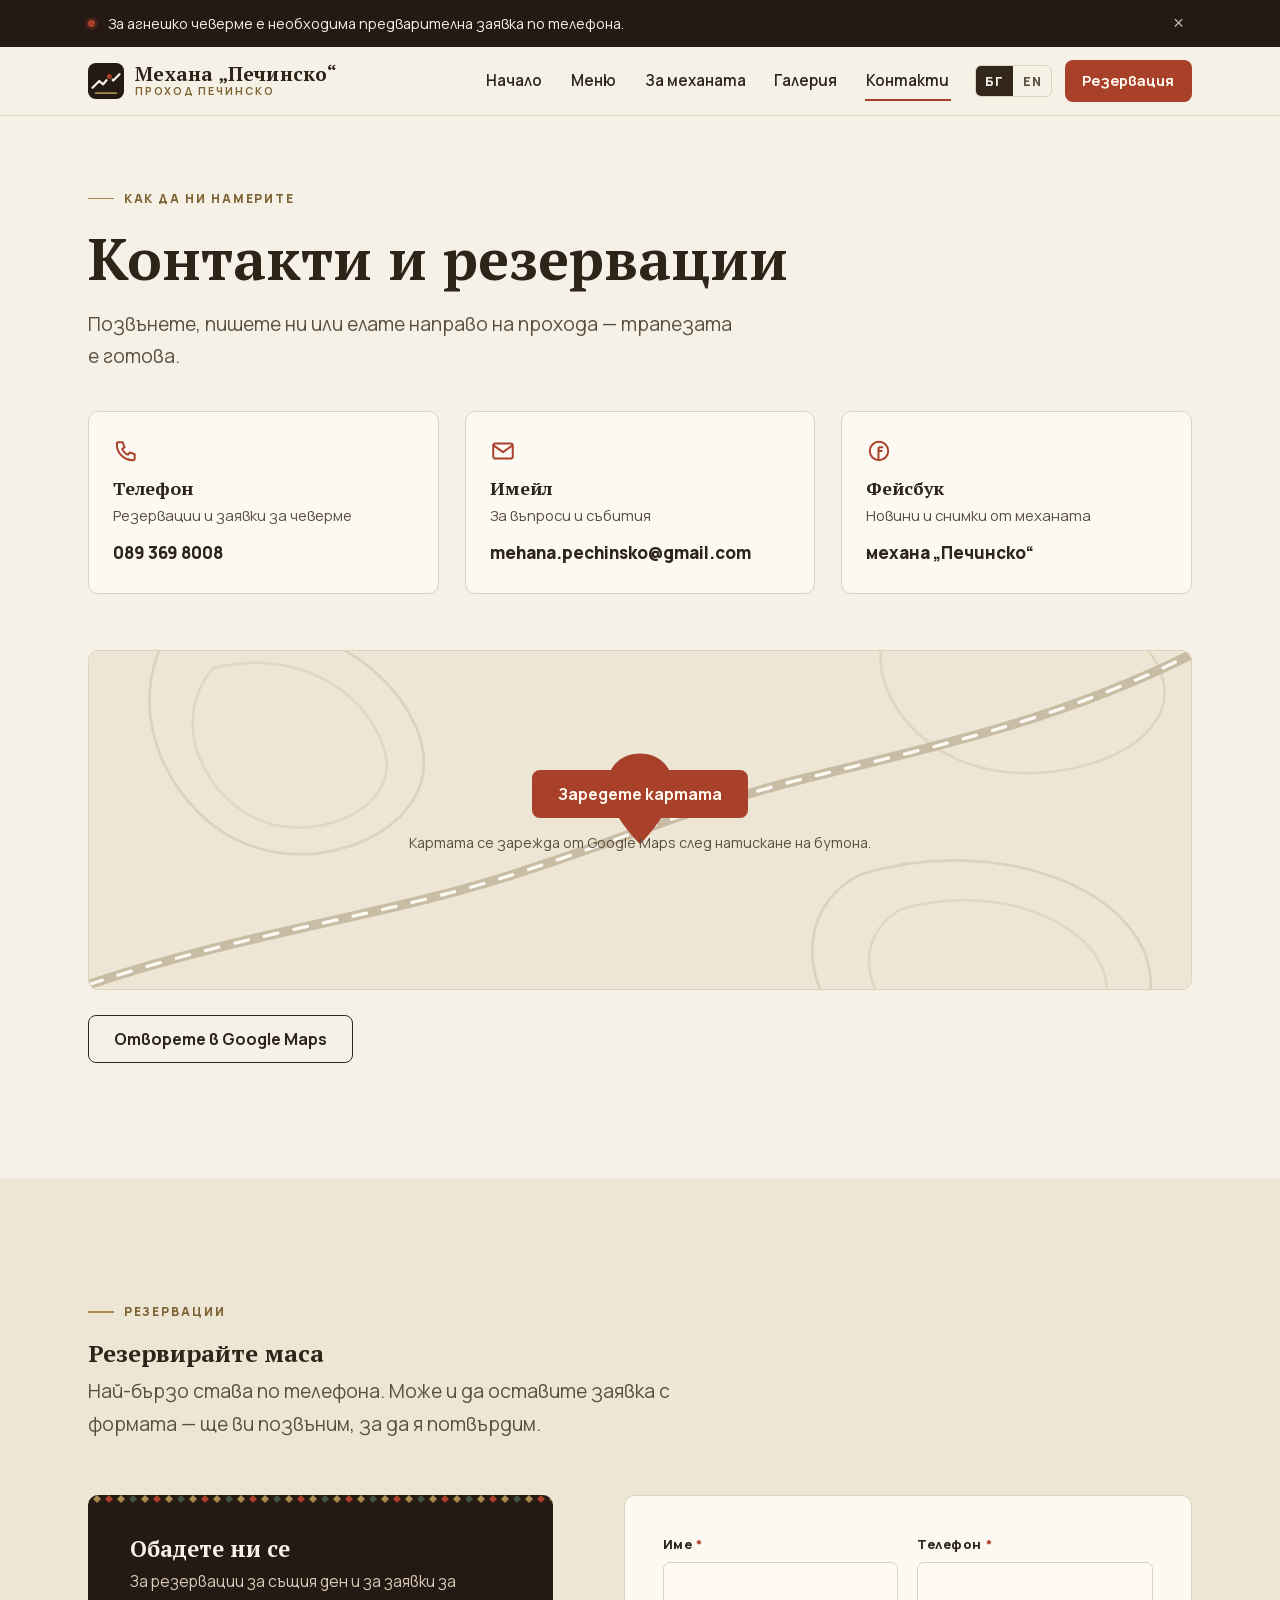
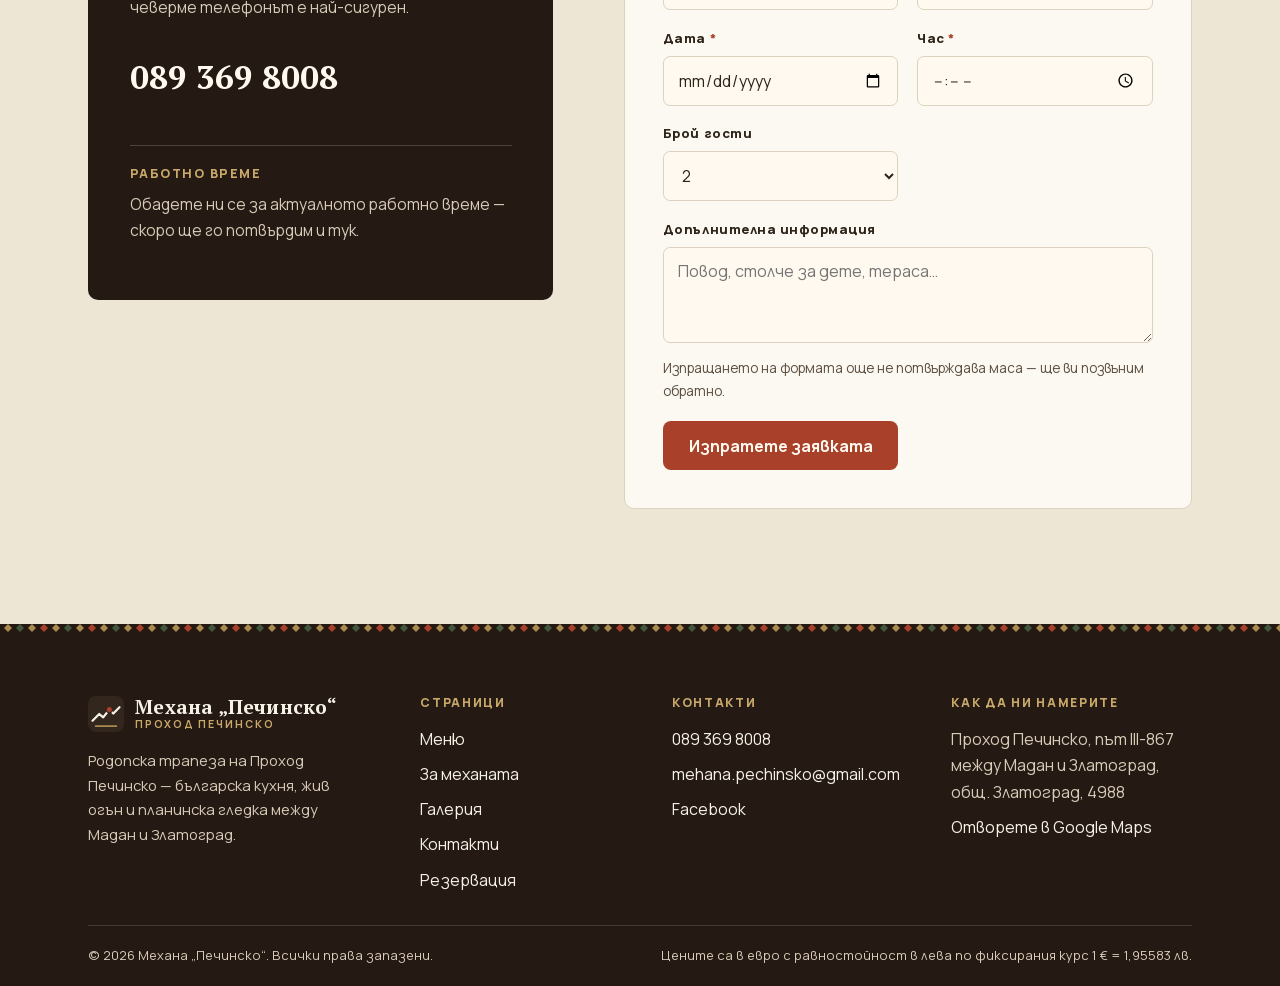
<file: kontakti/index.html>
<!DOCTYPE html>
<html lang="bg">
<head>
  <meta charset="UTF-8">
  <meta name="viewport" content="width=device-width, initial-scale=1">
  <title>Контакти и резервации — Механа „Печинско“ | 089 369 8008</title>
  <meta name="description" content="Свържете се с механа „Печинско“ на Проход Печинско: телефон 089 369 8008, имейл, карта и форма за резервация. Между Мадан и Златоград, област Смолян.">
  <link rel="icon" type="image/svg+xml" href="../assets/img/favicon.svg">
  <link rel="apple-touch-icon" href="../assets/img/apple-touch-icon.png">
  <link rel="preload" href="../assets/fonts/ptserif-700-normal-cyrillic.woff2" as="font" type="font/woff2" crossorigin>
  <link rel="preload" href="../assets/fonts/manrope-200-800-normal-cyrillic.woff2" as="font" type="font/woff2" crossorigin>
  <link rel="stylesheet" href="../assets/css/style.css">
  <meta name="theme-color" content="#F6F1E7">
  <meta property="og:type" content="website">
  <meta property="og:title" content="Контакти и резервации — Механа „Печинско“">
  <meta property="og:description" content="Телефон 089 369 8008 · Проход Печинско, между Мадан и Златоград.">
  <meta property="og:image" content="../assets/img/og-image.png">
  <meta property="og:locale" content="bg_BG">
</head>
<body data-page="kontakti" data-root="../">

  <a class="skip-link" href="#main" data-i18n="skip">Към съдържанието</a>

  <div class="notice js-notice" hidden>
    <div class="container notice__inner">
      <span class="notice__dot" aria-hidden="true"></span>
      <p></p>
      <button class="notice__close" type="button" aria-label="Скриване на съобщението" data-i18n-aria="notice.close">&times;</button>
    </div>
  </div>

  <header class="site-header">
    <div class="container site-header__inner">
      <a class="brand" href="../" aria-label="Механа „Печинско“ — начало">
        <svg class="brand__mark" width="36" height="36" viewBox="0 0 64 64" aria-hidden="true">
          <rect width="64" height="64" rx="14" fill="#241A13"/>
          <path d="M8 44 L20 32 L27 38 L38 24 L45 31 L56 20" fill="none" stroke="#F6F1E7" stroke-width="4" stroke-linecap="round" stroke-linejoin="round"/>
          <circle cx="38" cy="24" r="5.5" fill="#A8402A" stroke="#241A13" stroke-width="2"/>
          <rect x="12" y="52" width="40" height="3" rx="1.5" fill="#A98B4F"/>
        </svg>
        <span class="brand__text">
          <span class="brand__name">Механа „Печинско“</span>
          <span class="brand__tag" data-i18n="brand.tag">Проход Печинско</span>
        </span>
      </a>
      <nav class="site-nav" aria-label="Основна навигация">
        <a href="../" data-nav="home" data-i18n="nav.home">Начало</a>
        <a href="../menu/" data-nav="menu" data-i18n="nav.menu">Меню</a>
        <a href="../#za-mehanata" data-i18n="nav.about">За механата</a>
        <a href="../galeria/" data-nav="galeria" data-i18n="nav.gallery">Галерия</a>
        <a href="./" data-nav="kontakti" data-i18n="nav.contacts">Контакти</a>
      </nav>
      <div class="header-actions">
        <div class="lang-switch" role="group" aria-label="Избор на език">
          <button type="button" data-lang="bg" aria-pressed="true">БГ</button>
          <button type="button" data-lang="en" aria-pressed="false">EN</button>
        </div>
        <a class="btn btn--primary btn--sm" href="#rezervacia" data-i18n="nav.reserve">Резервация</a>
        <button class="nav-toggle" type="button" aria-expanded="false" aria-controls="mobile-menu" aria-label="Отваряне на навигацията">
          <svg width="20" height="20" viewBox="0 0 20 20" fill="none" aria-hidden="true">
            <path d="M3 5h14M3 10h14M3 15h14" stroke="currentColor" stroke-width="2" stroke-linecap="round"/>
          </svg>
        </button>
      </div>
    </div>
    <div class="mobile-menu" id="mobile-menu">
      <div class="container">
        <nav aria-label="Мобилна навигация">
          <a href="../" data-i18n="nav.home">Начало</a>
          <a href="../menu/" data-i18n="nav.menu">Меню</a>
          <a href="../#za-mehanata" data-i18n="nav.about">За механата</a>
          <a href="../galeria/" data-i18n="nav.gallery">Галерия</a>
          <a href="./" data-i18n="nav.contacts">Контакти</a>
          <a class="btn btn--primary" href="#rezervacia" data-i18n="nav.reserve">Резервация</a>
        </nav>
      </div>
    </div>
  </header>

  <main id="main">
    <div class="page-hero">
      <div class="container">
        <p class="eyebrow" data-i18n="location.eyebrow">Как да ни намерите</p>
        <h1 data-i18n="contacts.title">Контакти и резервации</h1>
        <p class="lead" data-i18n="contacts.lead">Позвънете, пишете ни или елате направо на прохода — трапезата е готова.</p>
      </div>
    </div>

    <div class="section section--flush-top">
      <div class="container">
        <div class="contact-grid">
          <div class="contact-card reveal">
            <svg width="26" height="26" viewBox="0 0 24 24" fill="none" aria-hidden="true"><path d="M5 4h4l1.7 4.5L8.5 10c1.2 2.8 3 4.6 5.5 5.5l1.5-2.2L20 15v4a1.5 1.5 0 01-1.5 1.5C10 20.5 3.5 14 3.5 5.5A1.5 1.5 0 015 4z" stroke="currentColor" stroke-width="1.8" stroke-linejoin="round"/></svg>
            <h3 data-i18n="contacts.phoneTitle">Телефон</h3>
            <p data-i18n="contacts.phoneText">Резервации и заявки за чеверме</p>
            <a class="big js-tel js-tel-text" href="#">089 369 8008</a>
          </div>
          <div class="contact-card reveal reveal-d1">
            <svg width="26" height="26" viewBox="0 0 24 24" fill="none" aria-hidden="true"><rect x="3" y="5" width="18" height="14" rx="2" stroke="currentColor" stroke-width="1.8"/><path d="M3.5 7l8.5 6 8.5-6" stroke="currentColor" stroke-width="1.8" stroke-linecap="round" stroke-linejoin="round"/></svg>
            <h3 data-i18n="contacts.emailTitle">Имейл</h3>
            <p data-i18n="contacts.emailText">За въпроси и събития</p>
            <a class="big js-mail js-mail-text" href="#">mehana.pechinsko@gmail.com</a>
          </div>
          <div class="contact-card reveal reveal-d2">
            <svg width="26" height="26" viewBox="0 0 24 24" fill="none" aria-hidden="true"><circle cx="12" cy="12" r="8.5" stroke="currentColor" stroke-width="1.8"/><path d="M15 8.5h-1.8c-.9 0-1.7.8-1.7 1.7V12m0 0v7m0-7h3" stroke="currentColor" stroke-width="1.8" stroke-linecap="round"/></svg>
            <h3 data-i18n="contacts.fbTitle">Фейсбук</h3>
            <p data-i18n="contacts.fbText">Новини и снимки от механата</p>
            <a class="big js-fb-link" href="#" target="_blank" rel="noopener" data-i18n="contacts.fbLink">механа „Печинско“</a>
          </div>
        </div>

        <div class="map-facade js-map">
          <img class="map-facade__bg" src="../assets/img/map-bg.svg" alt="" loading="lazy" aria-hidden="true">
          <div class="map-facade__cta">
            <button class="btn btn--primary" type="button" data-i18n="map.load">Заредете картата</button>
            <p data-i18n="map.hint">Картата се зарежда от Google Maps след натискане на бутона.</p>
          </div>
        </div>
        <div class="location__actions">
          <a class="btn btn--ghost js-maps-link" href="#" target="_blank" rel="noopener" data-i18n="location.ctaMaps">Отворете в Google Maps</a>
        </div>
      </div>
    </div>

    <section class="section section--tint" id="rezervacia" aria-labelledby="rezervacia-h">
      <div class="container">
        <div class="section-head reveal">
          <p class="eyebrow" data-i18n="reserve.eyebrow">Резервации</p>
          <h2 id="rezervacia-h" data-i18n="reserve.title">Резервирайте маса</h2>
          <p class="lead" data-i18n="reserve.lead">Най-бързо става по телефона. Може и да оставите заявка с формата — ще ви позвъним, за да я потвърдим.</p>
        </div>
        <div class="reserve__grid">
          <div class="reserve__phone-card reveal">
            <div class="kilim" aria-hidden="true"></div>
            <h3 data-i18n="reserve.callTitle">Обадете ни се</h3>
            <p data-i18n="reserve.callText">За резервации за същия ден и за заявки за чеверме телефонът е най-сигурен.</p>
            <a class="phone-big js-tel js-tel-text" href="#">089 369 8008</a>
            <div class="reserve__hours">
              <h4 data-i18n="reserve.hoursTitle">Работно време</h4>
              <div class="js-hours"></div>
            </div>
          </div>
          <form class="form js-reserve-form reveal reveal-d1" novalidate>
            <div class="form__grid">
              <div class="form__field">
                <label for="r-name"><span data-i18n="form.name">Име</span> <span class="req" aria-hidden="true">*</span></label>
                <input id="r-name" name="name" type="text" autocomplete="name" required>
              </div>
              <div class="form__field">
                <label for="r-phone"><span data-i18n="form.phone">Телефон</span> <span class="req" aria-hidden="true">*</span></label>
                <input id="r-phone" name="phone" type="tel" autocomplete="tel" inputmode="tel" pattern="[0-9+\s()-]{6,}" required>
              </div>
              <div class="form__field">
                <label for="r-date"><span data-i18n="form.date">Дата</span> <span class="req" aria-hidden="true">*</span></label>
                <input id="r-date" name="date" type="date" required>
              </div>
              <div class="form__field">
                <label for="r-time"><span data-i18n="form.time">Час</span> <span class="req" aria-hidden="true">*</span></label>
                <input id="r-time" name="time" type="time" required>
              </div>
              <div class="form__field">
                <label for="r-guests" data-i18n="form.guests">Брой гости</label>
                <select id="r-guests" name="guests">
                  <option value="1" data-i18n="form.guests.one">1 човек</option>
                  <option value="2" selected>2</option>
                  <option value="3">3</option>
                  <option value="4">4</option>
                  <option value="5">5</option>
                  <option value="6">6</option>
                  <option value="7">7</option>
                  <option value="8">8</option>
                  <option value="8+" data-i18n="form.guests.more">повече от 8 — обадете се</option>
                </select>
              </div>
              <div class="form__field form__field--full">
                <label for="r-note" data-i18n="form.note">Допълнителна информация</label>
                <textarea id="r-note" name="note" data-i18n-placeholder="form.notePlaceholder" placeholder="Повод, столче за дете, тераса…"></textarea>
              </div>
            </div>
            <p class="form__hint" data-i18n="form.hint">Изпращането на формата още не потвърждава маса — ще ви позвъним обратно.</p>
            <button class="btn btn--primary" type="submit" data-i18n="form.submit">Изпратете заявката</button>
            <p class="form__error" role="alert" data-i18n="form.error">Моля, попълнете име, телефон, дата и час.</p>
            <div class="form__success" role="status">
              <h4 data-i18n="form.success.title">Заявката е изпратена.</h4>
              <p data-i18n="form.success.text">Ще се свържем с вас, за да потвърдим резервацията. При спешност ни позвънете директно.</p>
              <span class="form__demo-tag" hidden data-i18n="form.demo">Демо режим — формата още не е свързана и нищо не е изпратено.</span>
            </div>
          </form>
        </div>
      </div>
    </section>
  </main>

  <footer class="site-footer">
    <div class="kilim" aria-hidden="true"></div>
    <div class="container">
      <div class="site-footer__grid">
        <div>
          <a class="brand" href="../">
            <svg class="brand__mark" width="36" height="36" viewBox="0 0 64 64" aria-hidden="true">
              <rect width="64" height="64" rx="14" fill="#33261C"/>
              <path d="M8 44 L20 32 L27 38 L38 24 L45 31 L56 20" fill="none" stroke="#F6F1E7" stroke-width="4" stroke-linecap="round" stroke-linejoin="round"/>
              <circle cx="38" cy="24" r="5.5" fill="#A8402A" stroke="#33261C" stroke-width="2"/>
              <rect x="12" y="52" width="40" height="3" rx="1.5" fill="#A98B4F"/>
            </svg>
            <span class="brand__text">
              <span class="brand__name">Механа „Печинско“</span>
              <span class="brand__tag" data-i18n="brand.tag">Проход Печинско</span>
            </span>
          </a>
          <p class="site-footer__about" data-i18n="footer.about">Родопска трапеза на Проход Печинско — българска кухня, жив огън и планинска гледка между Мадан и Златоград.</p>
        </div>
        <div>
          <h4 data-i18n="footer.navTitle">Страници</h4>
          <ul>
            <li><a href="../menu/" data-i18n="nav.menu">Меню</a></li>
            <li><a href="../#za-mehanata" data-i18n="nav.about">За механата</a></li>
            <li><a href="../galeria/" data-i18n="nav.gallery">Галерия</a></li>
            <li><a href="./" data-i18n="nav.contacts">Контакти</a></li>
            <li><a href="#rezervacia" data-i18n="nav.reserve">Резервация</a></li>
          </ul>
        </div>
        <div>
          <h4 data-i18n="footer.contactsTitle">Контакти</h4>
          <ul>
            <li><a class="js-tel js-tel-text" href="#">089 369 8008</a></li>
            <li><a class="js-mail js-mail-text" href="#">mehana.pechinsko@gmail.com</a></li>
            <li><a class="js-fb-link" href="#" target="_blank" rel="noopener">Facebook</a></li>
          </ul>
        </div>
        <div>
          <h4 data-i18n="footer.visitTitle">Как да ни намерите</h4>
          <ul>
            <li><span class="js-address">Проход Печинско, път III-867 между Мадан и Златоград, 4988</span></li>
            <li><a class="js-maps-link" href="#" target="_blank" rel="noopener" data-i18n="footer.mapLink">Отворете в Google Maps</a></li>
          </ul>
        </div>
      </div>
      <div class="site-footer__bottom">
        <p>© <span class="js-year">2026</span> <span data-i18n="footer.rights">Механа „Печинско“. Всички права запазени.</span></p>
        <p data-i18n="footer.pricesNote">Цените са в евро с равностойност в лева по фиксирания курс 1 € = 1,95583 лв.</p>
      </div>
    </div>
  </footer>

  <nav class="action-bar" aria-label="Бързи действия">
    <ul>
      <li>
        <a href="../menu/">
          <svg viewBox="0 0 24 24" fill="none" aria-hidden="true"><path d="M4 4h10a2 2 0 012 2v14H6a2 2 0 01-2-2V4z" stroke="currentColor" stroke-width="1.8" stroke-linejoin="round"/><path d="M16 8h3a1 1 0 011 1v9a2 2 0 01-2 2h-2M7 8h6M7 12h6" stroke="currentColor" stroke-width="1.8" stroke-linecap="round"/></svg>
          <span data-i18n="bar.menu">Меню</span>
        </a>
      </li>
      <li>
        <a class="js-tel" href="#">
          <svg viewBox="0 0 24 24" fill="none" aria-hidden="true"><path d="M5 4h4l1.7 4.5L8.5 10c1.2 2.8 3 4.6 5.5 5.5l1.5-2.2L20 15v4a1.5 1.5 0 01-1.5 1.5C10 20.5 3.5 14 3.5 5.5A1.5 1.5 0 015 4z" stroke="currentColor" stroke-width="1.8" stroke-linejoin="round"/></svg>
          <span data-i18n="bar.call">Обаждане</span>
        </a>
      </li>
      <li>
        <a class="is-accent" href="#rezervacia">
          <svg viewBox="0 0 24 24" fill="none" aria-hidden="true"><rect x="4" y="5" width="16" height="15" rx="2" stroke="currentColor" stroke-width="1.8"/><path d="M8 3v4M16 3v4M4 10h16M9 15h2" stroke="currentColor" stroke-width="1.8" stroke-linecap="round"/></svg>
          <span data-i18n="bar.reserve">Резервация</span>
        </a>
      </li>
      <li>
        <a class="js-directions" href="#" target="_blank" rel="noopener">
          <svg viewBox="0 0 24 24" fill="none" aria-hidden="true"><path d="M12 21s7-6.4 7-11.5A7 7 0 005 9.5C5 14.6 12 21 12 21z" stroke="currentColor" stroke-width="1.8"/><circle cx="12" cy="9.5" r="2.5" stroke="currentColor" stroke-width="1.8"/></svg>
          <span data-i18n="bar.directions">Упътване</span>
        </a>
      </li>
    </ul>
  </nav>

  <script src="../assets/js/data.js"></script>
  <script src="../assets/js/menu-data.js"></script>
  <script src="../assets/js/i18n.js"></script>
  <script src="../assets/js/main.js"></script>
</body>
</html>
</file>
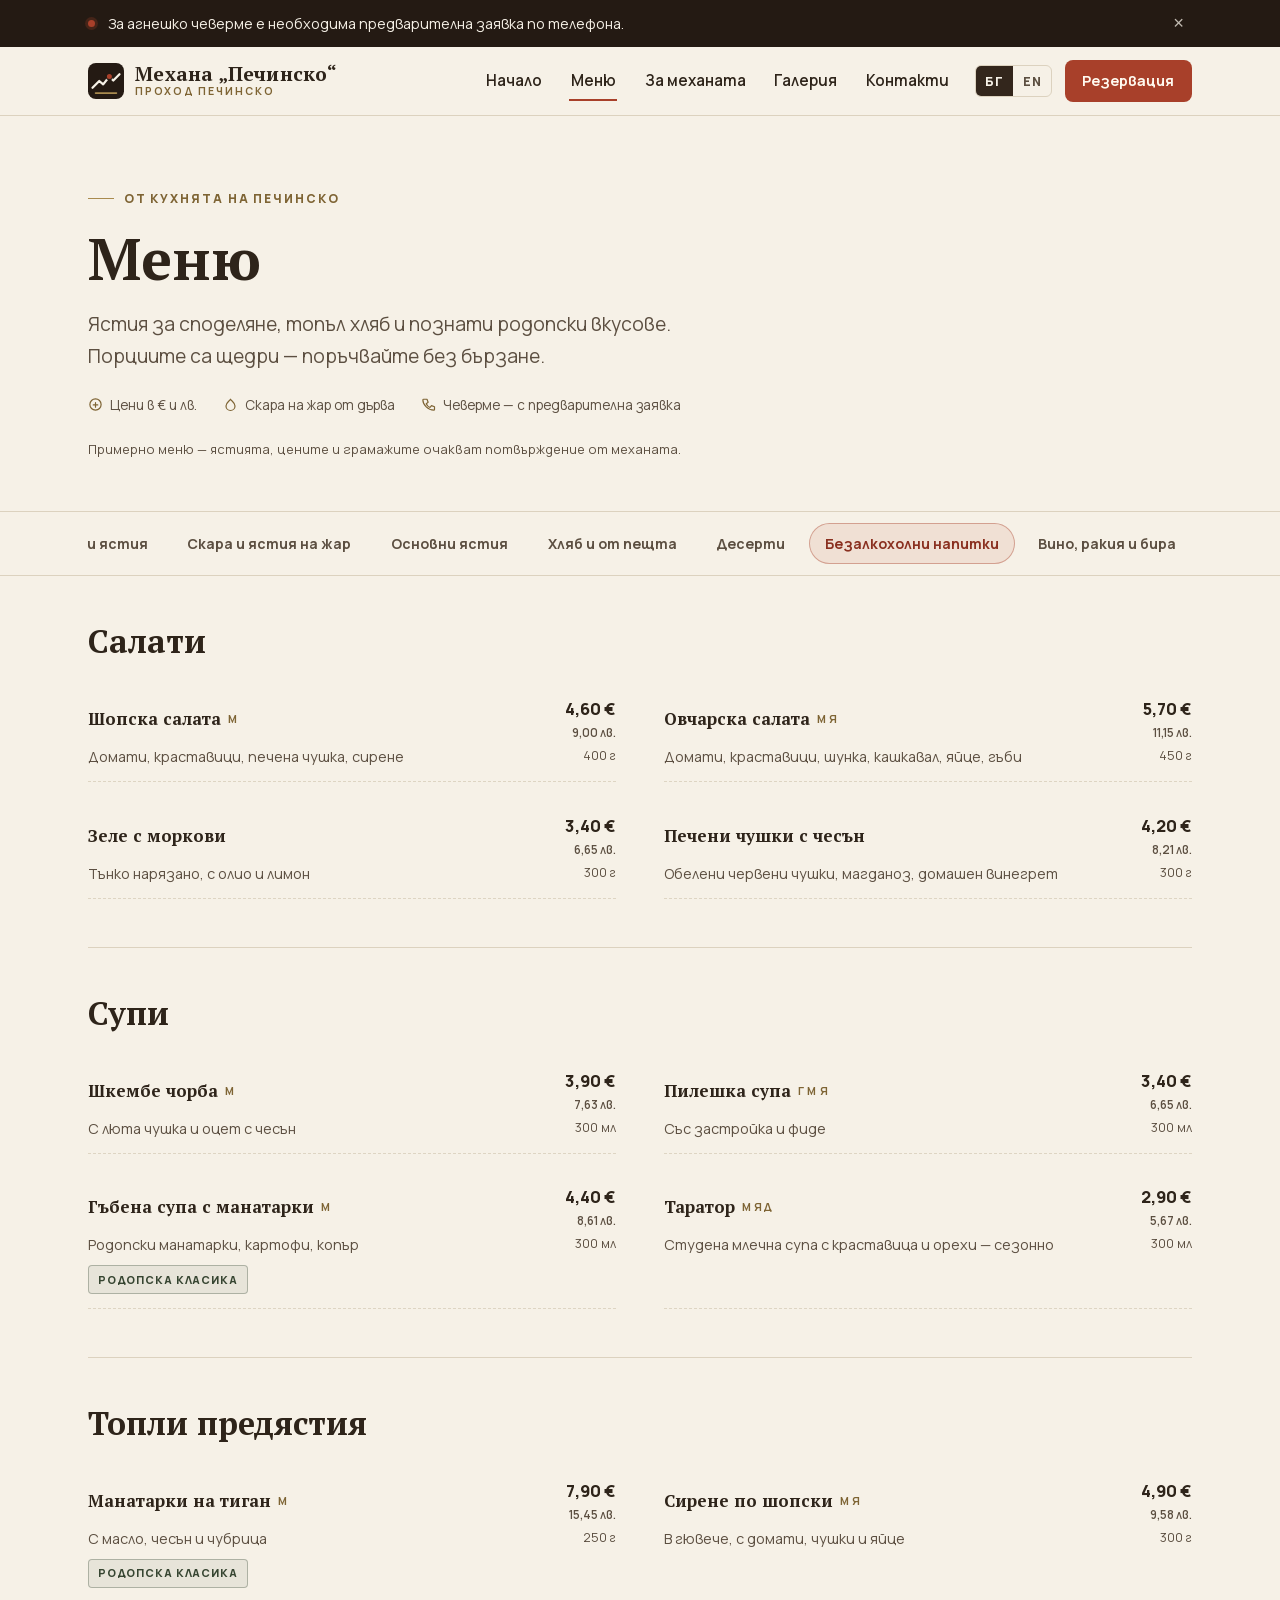
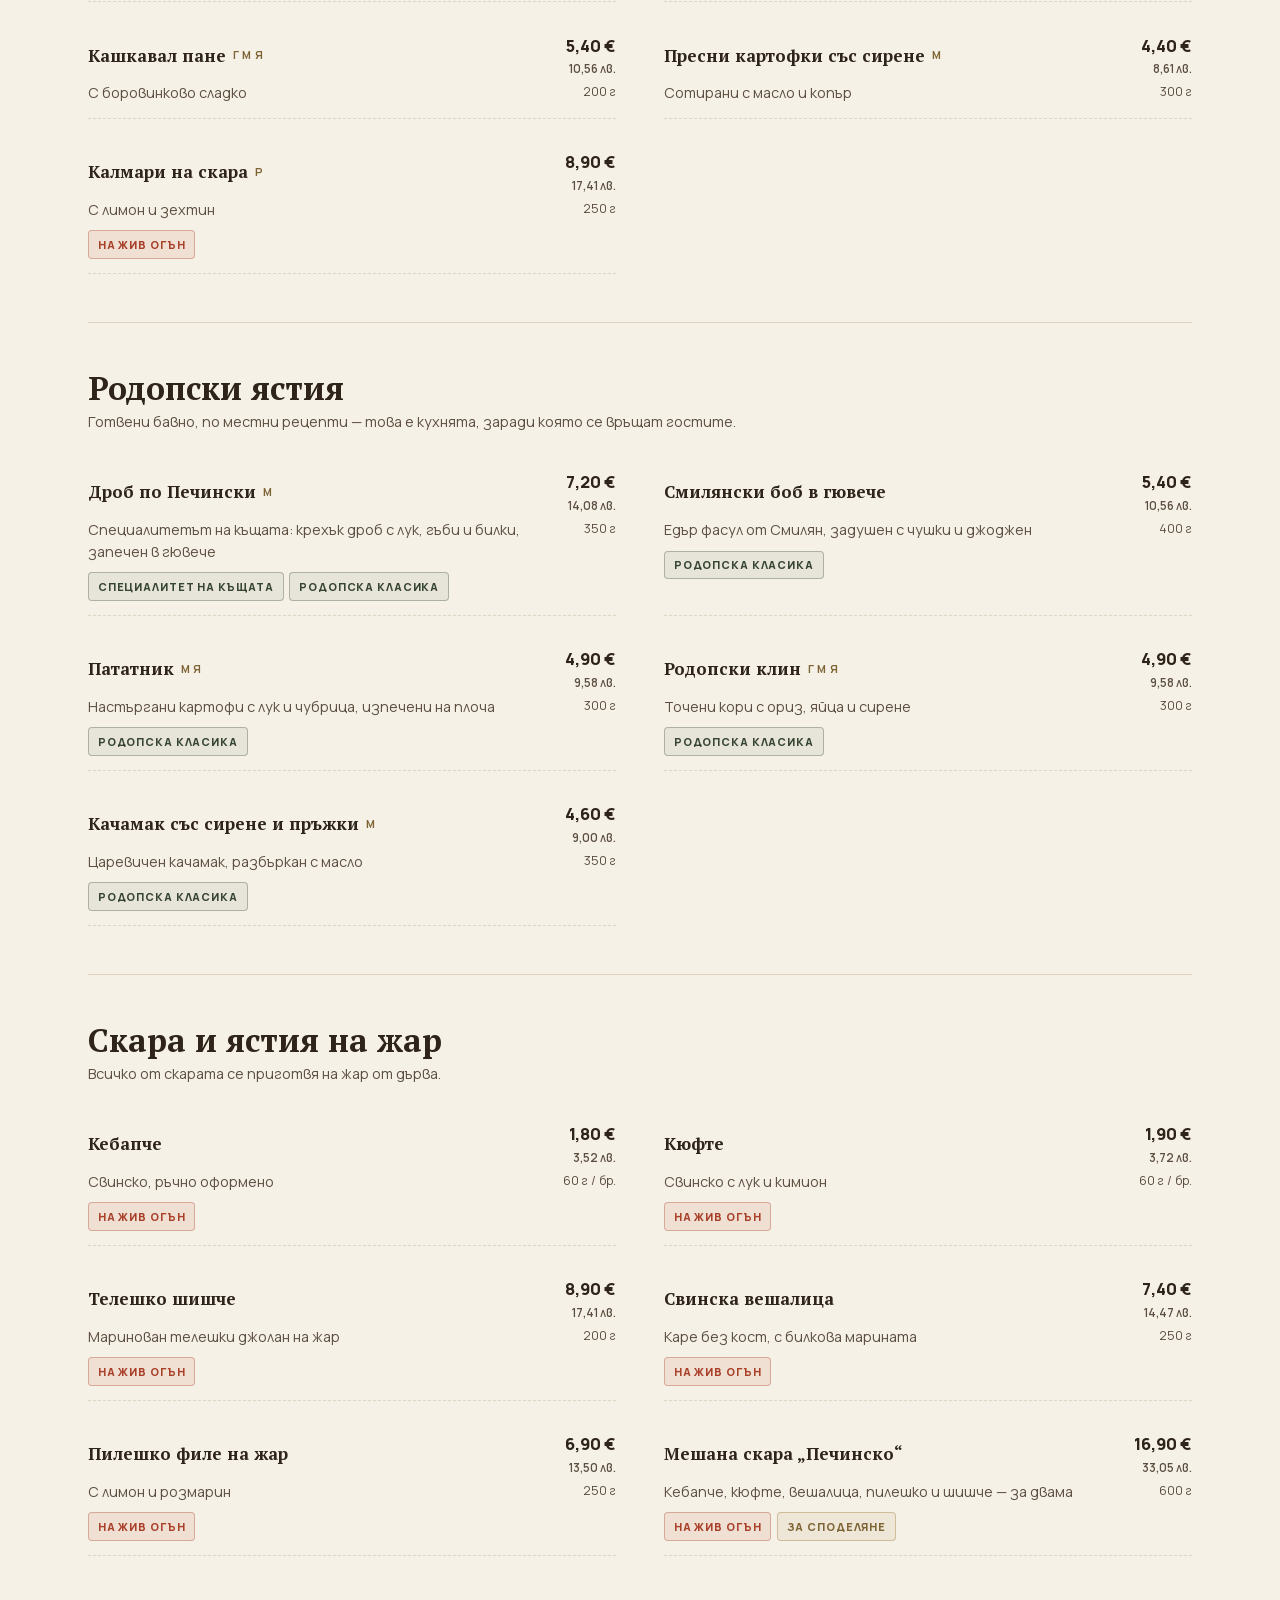
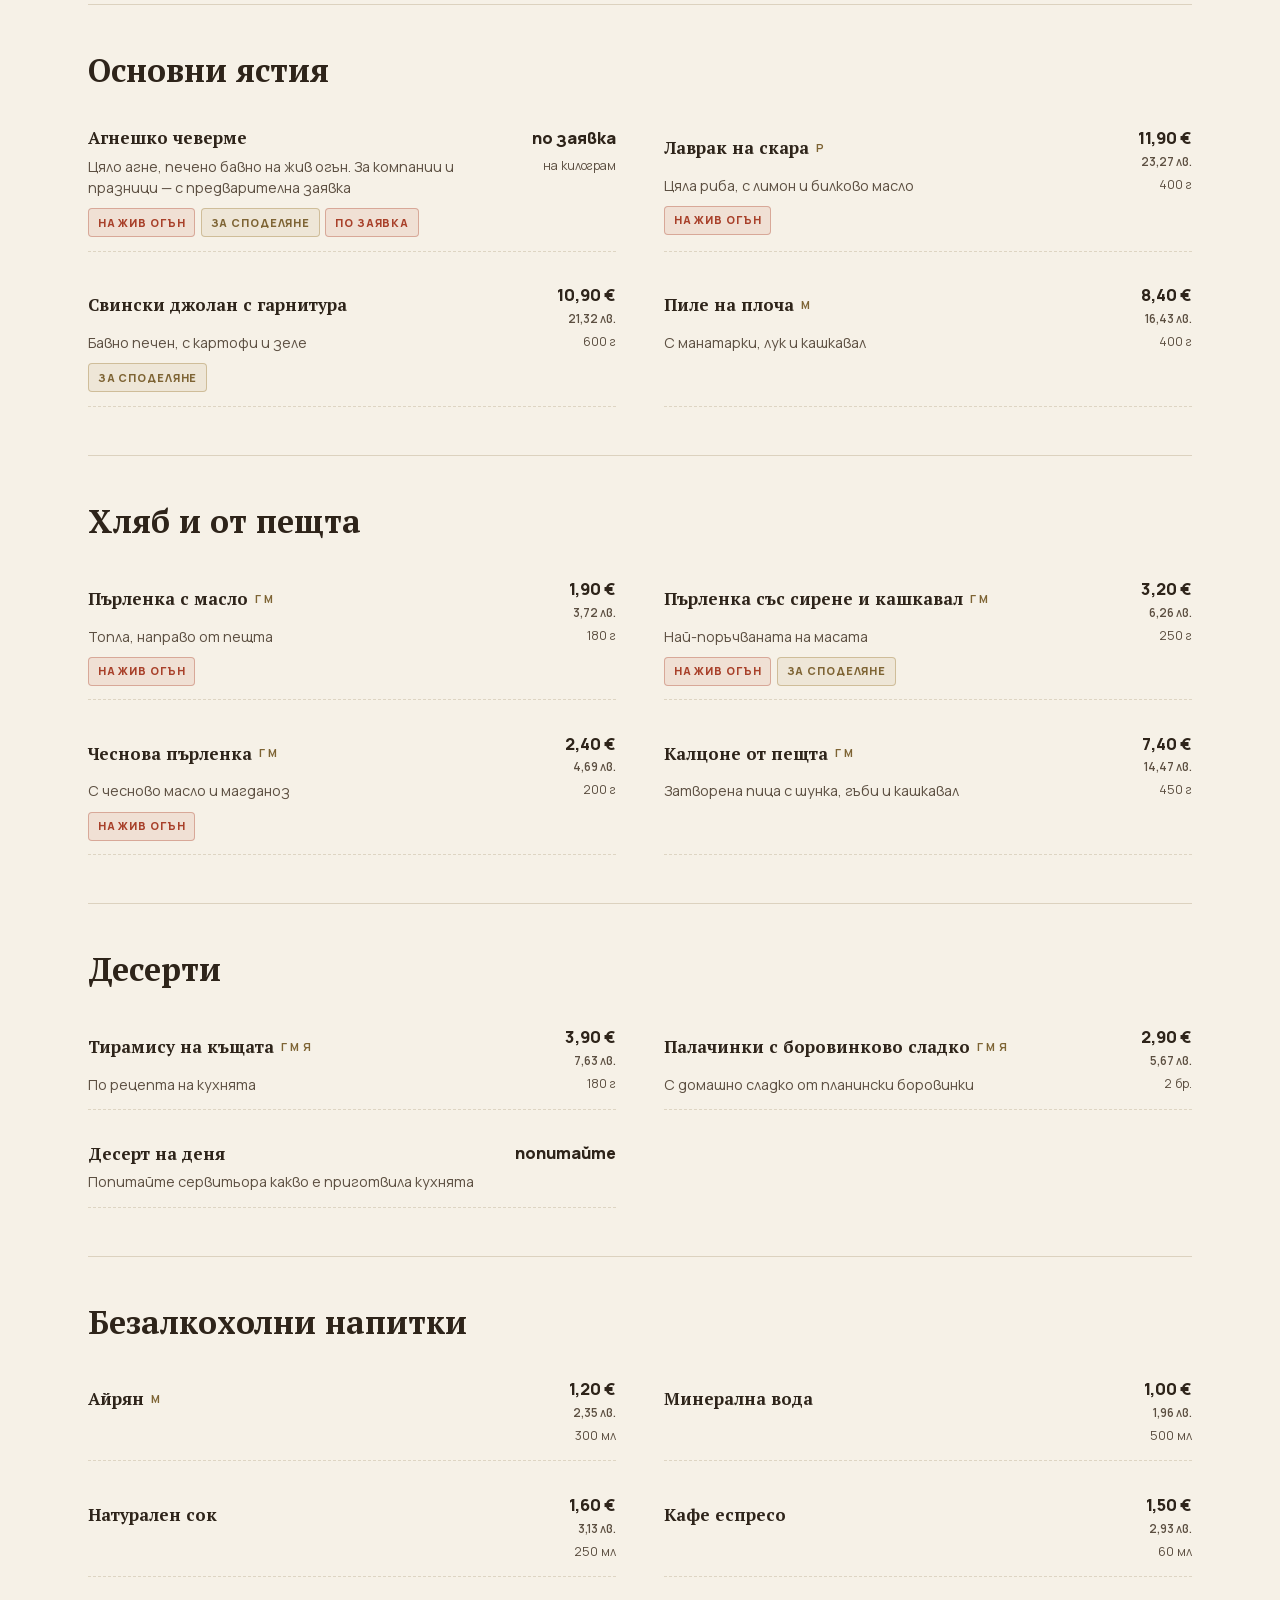
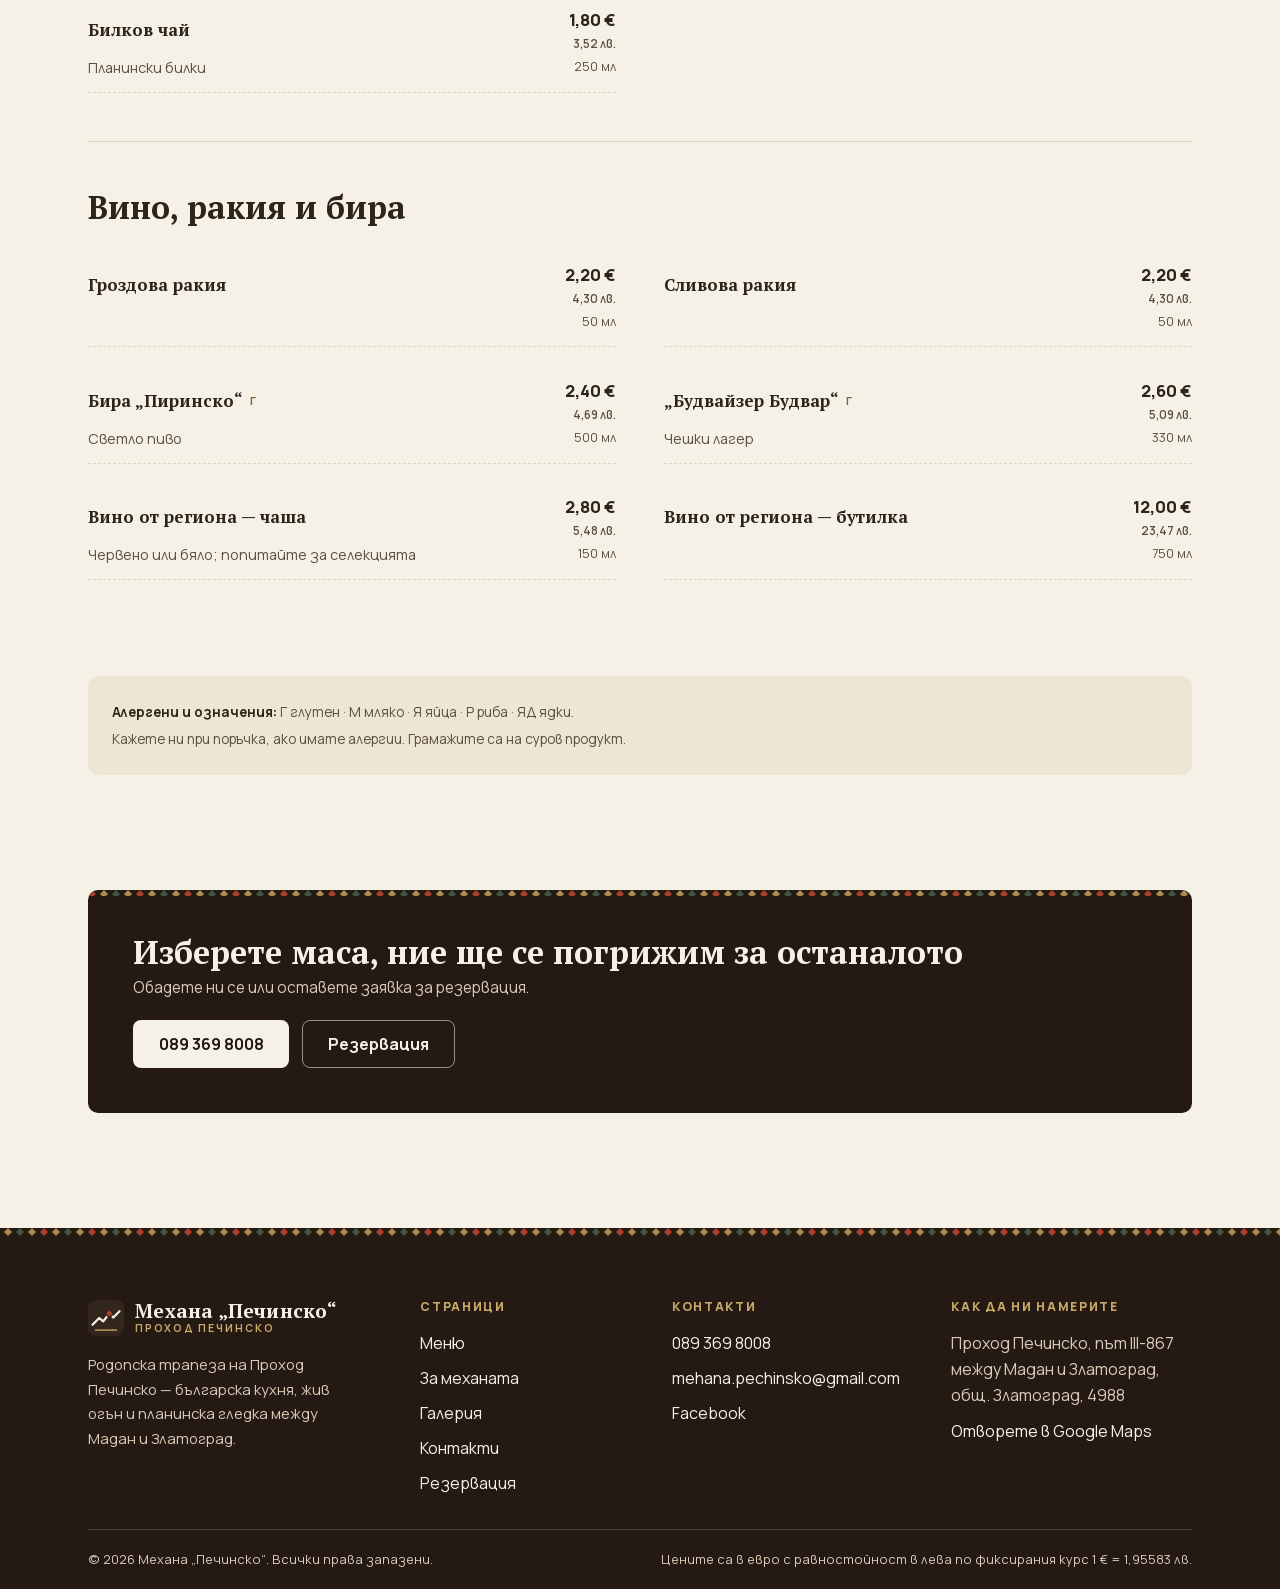
<file: menu/index.html>
<!DOCTYPE html>
<html lang="bg">
<head>
  <meta charset="UTF-8">
  <meta name="viewport" content="width=device-width, initial-scale=1">
  <title>Меню — Механа „Печинско“ | Родопска кухня, скара и чеверме</title>
  <meta name="description" content="Менюто на механа „Печинско“ на прохода между Мадан и Златоград: родопски ястия, скара на жар, пърленки от пещта, чеверме по заявка. Цени в евро и лева.">
  <link rel="icon" type="image/svg+xml" href="../assets/img/favicon.svg">
  <link rel="apple-touch-icon" href="../assets/img/apple-touch-icon.png">
  <link rel="preload" href="../assets/fonts/ptserif-700-normal-cyrillic.woff2" as="font" type="font/woff2" crossorigin>
  <link rel="preload" href="../assets/fonts/manrope-200-800-normal-cyrillic.woff2" as="font" type="font/woff2" crossorigin>
  <link rel="stylesheet" href="../assets/css/style.css">
  <meta name="theme-color" content="#F6F1E7">
  <meta property="og:type" content="website">
  <meta property="og:title" content="Меню — Механа „Печинско“">
  <meta property="og:description" content="Родопски ястия, скара на жар, пърленки от пещта и чеверме по заявка — на прохода между Мадан и Златоград.">
  <meta property="og:image" content="../assets/img/og-image.png">
  <meta property="og:locale" content="bg_BG">
</head>
<body data-page="menu" data-root="../">

  <a class="skip-link" href="#main" data-i18n="skip">Към съдържанието</a>

  <div class="notice js-notice" hidden>
    <div class="container notice__inner">
      <span class="notice__dot" aria-hidden="true"></span>
      <p></p>
      <button class="notice__close" type="button" aria-label="Скриване на съобщението" data-i18n-aria="notice.close">&times;</button>
    </div>
  </div>

  <header class="site-header">
    <div class="container site-header__inner">
      <a class="brand" href="../" aria-label="Механа „Печинско“ — начало">
        <svg class="brand__mark" width="36" height="36" viewBox="0 0 64 64" aria-hidden="true">
          <rect width="64" height="64" rx="14" fill="#241A13"/>
          <path d="M8 44 L20 32 L27 38 L38 24 L45 31 L56 20" fill="none" stroke="#F6F1E7" stroke-width="4" stroke-linecap="round" stroke-linejoin="round"/>
          <circle cx="38" cy="24" r="5.5" fill="#A8402A" stroke="#241A13" stroke-width="2"/>
          <rect x="12" y="52" width="40" height="3" rx="1.5" fill="#A98B4F"/>
        </svg>
        <span class="brand__text">
          <span class="brand__name">Механа „Печинско“</span>
          <span class="brand__tag" data-i18n="brand.tag">Проход Печинско</span>
        </span>
      </a>
      <nav class="site-nav" aria-label="Основна навигация">
        <a href="../" data-nav="home" data-i18n="nav.home">Начало</a>
        <a href="./" data-nav="menu" data-i18n="nav.menu">Меню</a>
        <a href="../#za-mehanata" data-i18n="nav.about">За механата</a>
        <a href="../galeria/" data-nav="galeria" data-i18n="nav.gallery">Галерия</a>
        <a href="../kontakti/" data-nav="kontakti" data-i18n="nav.contacts">Контакти</a>
      </nav>
      <div class="header-actions">
        <div class="lang-switch" role="group" aria-label="Избор на език">
          <button type="button" data-lang="bg" aria-pressed="true">БГ</button>
          <button type="button" data-lang="en" aria-pressed="false">EN</button>
        </div>
        <a class="btn btn--primary btn--sm" href="../kontakti/#rezervacia" data-i18n="nav.reserve">Резервация</a>
        <button class="nav-toggle" type="button" aria-expanded="false" aria-controls="mobile-menu" aria-label="Отваряне на навигацията">
          <svg width="20" height="20" viewBox="0 0 20 20" fill="none" aria-hidden="true">
            <path d="M3 5h14M3 10h14M3 15h14" stroke="currentColor" stroke-width="2" stroke-linecap="round"/>
          </svg>
        </button>
      </div>
    </div>
    <div class="mobile-menu" id="mobile-menu">
      <div class="container">
        <nav aria-label="Мобилна навигация">
          <a href="../" data-i18n="nav.home">Начало</a>
          <a href="./" data-i18n="nav.menu">Меню</a>
          <a href="../#za-mehanata" data-i18n="nav.about">За механата</a>
          <a href="../galeria/" data-i18n="nav.gallery">Галерия</a>
          <a href="../kontakti/" data-i18n="nav.contacts">Контакти</a>
          <a class="btn btn--primary" href="../kontakti/#rezervacia" data-i18n="nav.reserve">Резервация</a>
        </nav>
      </div>
    </div>
  </header>

  <main id="main">

    <div class="page-hero">
      <div class="container">
        <p class="eyebrow" data-i18n="spotlight.eyebrow">От кухнята на Печинско</p>
        <h1 data-i18n="menupage.title">Меню</h1>
        <p class="lead" data-i18n="menupage.lead">Ястия за споделяне, топъл хляб и познати родопски вкусове. Порциите са щедри — поръчвайте без бързане.</p>
        <div class="page-hero__meta">
          <span>
            <svg width="15" height="15" viewBox="0 0 20 20" fill="none" aria-hidden="true"><circle cx="10" cy="10" r="7.5" stroke="currentColor" stroke-width="1.6"/><path d="M7 10.5h6M10 7.5v6" stroke="currentColor" stroke-width="1.6" stroke-linecap="round"/></svg>
            <span data-i18n="menupage.meta.dual">Цени в € и лв.</span>
          </span>
          <span>
            <svg width="15" height="15" viewBox="0 0 20 20" fill="none" aria-hidden="true"><path d="M10 3c-2 3-6 4.5-6 9a6 6 0 0012 0c0-4.5-4-6-6-9z" stroke="currentColor" stroke-width="1.6" stroke-linejoin="round"/></svg>
            <span data-i18n="menupage.meta.fire">Скара на жар от дърва</span>
          </span>
          <span>
            <svg width="15" height="15" viewBox="0 0 20 20" fill="none" aria-hidden="true"><path d="M4 3h4l1.5 4L7 9c1 2.5 2.5 4 5 5l2-2.5 4 1.5v3.5c0 .6-.5 1-1 1C9.5 17.5 2.5 10.5 2.5 4c0-.5.4-1 1-1z" stroke="currentColor" stroke-width="1.6" stroke-linejoin="round"/></svg>
            <span data-i18n="menupage.meta.order">Чеверме — с предварителна заявка</span>
          </span>
        </div>
        <p class="reviews-note js-demo-note" hidden data-i18n="menupage.sample">Примерно меню — ястията, цените и грамажите очакват потвърждение от механата.</p>
      </div>
    </div>

    <nav class="menu-nav" aria-label="Категории в менюто" data-i18n-aria="menupage.navAria">
      <div class="container">
        <div class="menu-nav__scroll js-menu-nav"></div>
      </div>
    </nav>

    <div class="container">
      <div class="js-menu"></div>

      <aside class="menu-legend">
        <p><strong data-i18n="menupage.legendTitle">Алергени и означения:</strong> <span data-i18n="menupage.legendAllergens">Г глутен · М мляко · Я яйца · Р риба · ЯД ядки.</span></p>
        <p data-i18n="menupage.legendNote">Кажете ни при поръчка, ако имате алергии. Грамажите са на суров продукт.</p>
      </aside>
    </div>

    <section class="section" aria-label="Резервация">
      <div class="container">
        <div class="cta-band">
          <div>
            <h2 data-i18n="menupage.band.title">Изберете маса, ние ще се погрижим за останалото</h2>
            <p data-i18n="menupage.band.text">Обадете ни се или оставете заявка за резервация.</p>
          </div>
          <div class="cta-band__actions">
            <a class="btn btn--light js-tel js-tel-text" href="#">089 369 8008</a>
            <a class="btn btn--ghost-light" href="../kontakti/#rezervacia" data-i18n="nav.reserve">Резервация</a>
          </div>
        </div>
      </div>
    </section>

  </main>

  <footer class="site-footer">
    <div class="kilim" aria-hidden="true"></div>
    <div class="container">
      <div class="site-footer__grid">
        <div>
          <a class="brand" href="../">
            <svg class="brand__mark" width="36" height="36" viewBox="0 0 64 64" aria-hidden="true">
              <rect width="64" height="64" rx="14" fill="#33261C"/>
              <path d="M8 44 L20 32 L27 38 L38 24 L45 31 L56 20" fill="none" stroke="#F6F1E7" stroke-width="4" stroke-linecap="round" stroke-linejoin="round"/>
              <circle cx="38" cy="24" r="5.5" fill="#A8402A" stroke="#33261C" stroke-width="2"/>
              <rect x="12" y="52" width="40" height="3" rx="1.5" fill="#A98B4F"/>
            </svg>
            <span class="brand__text">
              <span class="brand__name">Механа „Печинско“</span>
              <span class="brand__tag" data-i18n="brand.tag">Проход Печинско</span>
            </span>
          </a>
          <p class="site-footer__about" data-i18n="footer.about">Родопска трапеза на Проход Печинско — българска кухня, жив огън и планинска гледка между Мадан и Златоград.</p>
        </div>
        <div>
          <h4 data-i18n="footer.navTitle">Страници</h4>
          <ul>
            <li><a href="./" data-i18n="nav.menu">Меню</a></li>
            <li><a href="../#za-mehanata" data-i18n="nav.about">За механата</a></li>
            <li><a href="../galeria/" data-i18n="nav.gallery">Галерия</a></li>
            <li><a href="../kontakti/" data-i18n="nav.contacts">Контакти</a></li>
            <li><a href="../kontakti/#rezervacia" data-i18n="nav.reserve">Резервация</a></li>
          </ul>
        </div>
        <div>
          <h4 data-i18n="footer.contactsTitle">Контакти</h4>
          <ul>
            <li><a class="js-tel js-tel-text" href="#">089 369 8008</a></li>
            <li><a class="js-mail js-mail-text" href="#">mehana.pechinsko@gmail.com</a></li>
            <li><a class="js-fb-link" href="#" target="_blank" rel="noopener">Facebook</a></li>
          </ul>
        </div>
        <div>
          <h4 data-i18n="footer.visitTitle">Как да ни намерите</h4>
          <ul>
            <li><span class="js-address">Проход Печинско, път III-867 между Мадан и Златоград, 4988</span></li>
            <li><a class="js-maps-link" href="#" target="_blank" rel="noopener" data-i18n="footer.mapLink">Отворете в Google Maps</a></li>
          </ul>
        </div>
      </div>
      <div class="site-footer__bottom">
        <p>© <span class="js-year">2026</span> <span data-i18n="footer.rights">Механа „Печинско“. Всички права запазени.</span></p>
        <p data-i18n="footer.pricesNote">Цените са в евро с равностойност в лева по фиксирания курс 1 € = 1,95583 лв.</p>
      </div>
    </div>
  </footer>

  <nav class="action-bar" aria-label="Бързи действия">
    <ul>
      <li>
        <a href="./" aria-current="page">
          <svg viewBox="0 0 24 24" fill="none" aria-hidden="true"><path d="M4 4h10a2 2 0 012 2v14H6a2 2 0 01-2-2V4z" stroke="currentColor" stroke-width="1.8" stroke-linejoin="round"/><path d="M16 8h3a1 1 0 011 1v9a2 2 0 01-2 2h-2M7 8h6M7 12h6" stroke="currentColor" stroke-width="1.8" stroke-linecap="round"/></svg>
          <span data-i18n="bar.menu">Меню</span>
        </a>
      </li>
      <li>
        <a class="js-tel" href="#">
          <svg viewBox="0 0 24 24" fill="none" aria-hidden="true"><path d="M5 4h4l1.7 4.5L8.5 10c1.2 2.8 3 4.6 5.5 5.5l1.5-2.2L20 15v4a1.5 1.5 0 01-1.5 1.5C10 20.5 3.5 14 3.5 5.5A1.5 1.5 0 015 4z" stroke="currentColor" stroke-width="1.8" stroke-linejoin="round"/></svg>
          <span data-i18n="bar.call">Обаждане</span>
        </a>
      </li>
      <li>
        <a class="is-accent" href="../kontakti/#rezervacia">
          <svg viewBox="0 0 24 24" fill="none" aria-hidden="true"><rect x="4" y="5" width="16" height="15" rx="2" stroke="currentColor" stroke-width="1.8"/><path d="M8 3v4M16 3v4M4 10h16M9 15h2" stroke="currentColor" stroke-width="1.8" stroke-linecap="round"/></svg>
          <span data-i18n="bar.reserve">Резервация</span>
        </a>
      </li>
      <li>
        <a class="js-directions" href="#" target="_blank" rel="noopener">
          <svg viewBox="0 0 24 24" fill="none" aria-hidden="true"><path d="M12 21s7-6.4 7-11.5A7 7 0 005 9.5C5 14.6 12 21 12 21z" stroke="currentColor" stroke-width="1.8"/><circle cx="12" cy="9.5" r="2.5" stroke="currentColor" stroke-width="1.8"/></svg>
          <span data-i18n="bar.directions">Упътване</span>
        </a>
      </li>
    </ul>
  </nav>

  <script src="../assets/js/data.js"></script>
  <script src="../assets/js/menu-data.js"></script>
  <script src="../assets/js/i18n.js"></script>
  <script src="../assets/js/main.js"></script>
</body>
</html>
</file>
<file: assets/css/style.css>
/* ============================================================
   Механа „Печинско“ — стилове
   Палитра: вар · опушен орех · жарава · родопска гора · месинг
   Шрифтове: PT Serif (заглавия) + Manrope (текст и интерфейс)
   ============================================================ */

/* ---------- Шрифтове (локални, кирилица + латиница) ---------- */
@font-face {
  font-family: 'Manrope';
  font-style: normal;
  font-weight: 200 800;
  font-display: swap;
  src: url('../fonts/manrope-200-800-normal-cyrillic.woff2') format('woff2');
  unicode-range: U+0301, U+0400-045F, U+0490-0491, U+04B0-04B1, U+2116;
}
@font-face {
  font-family: 'Manrope';
  font-style: normal;
  font-weight: 200 800;
  font-display: swap;
  src: url('../fonts/manrope-200-800-normal-latin.woff2') format('woff2');
  unicode-range: U+0000-00FF, U+0131, U+0152-0153, U+02BB-02BC, U+02C6, U+02DA, U+02DC, U+0304, U+0308, U+0329, U+2000-206F, U+20AC, U+2122, U+2191, U+2193, U+2212, U+2215, U+FEFF, U+FFFD;
}
@font-face {
  font-family: 'PT Serif';
  font-style: italic;
  font-weight: 400;
  font-display: swap;
  src: url('../fonts/ptserif-400-italic-cyrillic.woff2') format('woff2');
  unicode-range: U+0301, U+0400-045F, U+0490-0491, U+04B0-04B1, U+2116;
}
@font-face {
  font-family: 'PT Serif';
  font-style: italic;
  font-weight: 400;
  font-display: swap;
  src: url('../fonts/ptserif-400-italic-latin.woff2') format('woff2');
  unicode-range: U+0000-00FF, U+0131, U+0152-0153, U+02BB-02BC, U+02C6, U+02DA, U+02DC, U+0304, U+0308, U+0329, U+2000-206F, U+20AC, U+2122, U+2191, U+2193, U+2212, U+2215, U+FEFF, U+FFFD;
}
@font-face {
  font-family: 'PT Serif';
  font-style: normal;
  font-weight: 400;
  font-display: swap;
  src: url('../fonts/ptserif-400-normal-cyrillic.woff2') format('woff2');
  unicode-range: U+0301, U+0400-045F, U+0490-0491, U+04B0-04B1, U+2116;
}
@font-face {
  font-family: 'PT Serif';
  font-style: normal;
  font-weight: 400;
  font-display: swap;
  src: url('../fonts/ptserif-400-normal-latin.woff2') format('woff2');
  unicode-range: U+0000-00FF, U+0131, U+0152-0153, U+02BB-02BC, U+02C6, U+02DA, U+02DC, U+0304, U+0308, U+0329, U+2000-206F, U+20AC, U+2122, U+2191, U+2193, U+2212, U+2215, U+FEFF, U+FFFD;
}
@font-face {
  font-family: 'PT Serif';
  font-style: normal;
  font-weight: 700;
  font-display: swap;
  src: url('../fonts/ptserif-700-normal-cyrillic.woff2') format('woff2');
  unicode-range: U+0301, U+0400-045F, U+0490-0491, U+04B0-04B1, U+2116;
}
@font-face {
  font-family: 'PT Serif';
  font-style: normal;
  font-weight: 700;
  font-display: swap;
  src: url('../fonts/ptserif-700-normal-latin.woff2') format('woff2');
  unicode-range: U+0000-00FF, U+0131, U+0152-0153, U+02BB-02BC, U+02C6, U+02DA, U+02DC, U+0304, U+0308, U+0329, U+2000-206F, U+20AC, U+2122, U+2191, U+2193, U+2212, U+2215, U+FEFF, U+FFFD;
}

/* ---------- Дизайн-токени ---------- */
:root {
  /* цветове */
  --plaster: #F6F1E7;        /* варова мазилка — основен фон */
  --plaster-deep: #EEE6D4;   /* по-плътен пергамент — редуващи се секции */
  --plaster-card: #FCF9F2;   /* картички */
  --walnut-900: #241A13;     /* опушен орех — тъмни секции */
  --walnut-800: #33261C;
  --ink: #2E241A;            /* основен текст */
  --ink-soft: #5C4F41;       /* вторичен текст */
  --ember: #A8402A;          /* жарава — акцент */
  --ember-deep: #8A3020;
  --ember-soft: #F0E0D4;     /* лек фон при жарава */
  --forest: #42553F;         /* родопска гора */
  --forest-deep: #364531;
  --brass: #A98B4F;          /* месинг — декоративни линии */
  --brass-ink: #7E6434;      /* месинг за дребен текст (AA) */
  --stone: #DCD2BF;          /* линии и рамки */
  --white-warm: #FFF9EF;

  /* типография */
  --font-display: 'PT Serif', Georgia, 'Times New Roman', serif;
  --font-body: 'Manrope', -apple-system, BlinkMacSystemFont, 'Segoe UI', sans-serif;

  --text-hero: clamp(2.5rem, 5.2vw + 1rem, 4.35rem);
  --text-h2: clamp(1.85rem, 2.6vw + 0.9rem, 2.9rem);
  --text-h3: clamp(1.25rem, 0.6vw + 1.05rem, 1.5rem);
  --text-lead: clamp(1.05rem, 0.35vw + 1rem, 1.2rem);

  /* ритъм */
  --space-section: clamp(4rem, 9vw, 7.5rem);
  --container: 1200px;
  --gutter: clamp(1.25rem, 4.5vw, 3rem);
  --radius: 10px;

  /* мотиви */
  --kilim: url("data:image/svg+xml,%3Csvg xmlns='http://www.w3.org/2000/svg' width='48' height='8' viewBox='0 0 48 8'%3E%3Cpath fill='%23A8402A' d='M4 0l4 4-4 4-4-4z'/%3E%3Cpath fill='%23A98B4F' d='M16 0l4 4-4 4-4-4z'/%3E%3Cpath fill='%2342553F' d='M28 0l4 4-4 4-4-4z'/%3E%3Cpath fill='%23A98B4F' d='M40 0l4 4-4 4-4-4z'/%3E%3C/svg%3E");
}

/* ---------- Основа ---------- */
*, *::before, *::after { box-sizing: border-box; }

html {
  scroll-behavior: smooth;
  -webkit-text-size-adjust: 100%;
}
@media (prefers-reduced-motion: reduce) {
  html { scroll-behavior: auto; }
}

body {
  margin: 0;
  font-family: var(--font-body);
  font-size: 1rem;
  line-height: 1.65;
  color: var(--ink);
  background: var(--plaster);
  font-optical-sizing: auto;
  text-rendering: optimizeLegibility;
  -webkit-font-smoothing: antialiased;
}

h1, h2, h3, h4 {
  font-family: var(--font-display);
  font-weight: 700;
  line-height: 1.12;
  margin: 0 0 0.6em;
  color: var(--ink);
  text-wrap: balance;
}

p { margin: 0 0 1em; }
img, svg { max-width: 100%; height: auto; display: block; }

a { color: var(--ember); text-underline-offset: 3px; }
a:hover { color: var(--ember-deep); }

:focus-visible {
  outline: 2px solid var(--ember);
  outline-offset: 3px;
  border-radius: 2px;
}
.on-dark :focus-visible,
.section--dark :focus-visible { outline-color: var(--plaster); }

::selection { background: var(--ember); color: var(--white-warm); }

.container {
  max-width: var(--container);
  margin-inline: auto;
  padding-inline: var(--gutter);
}

.skip-link {
  position: absolute;
  left: -9999px;
  top: 0;
  z-index: 200;
  background: var(--walnut-900);
  color: var(--white-warm);
  padding: 0.7rem 1.2rem;
  border-radius: 0 0 var(--radius) 0;
  text-decoration: none;
  font-weight: 600;
}
.skip-link:focus-visible { left: 0; color: var(--white-warm); }

/* Секции имат котви под лепкавата навигация */
[id] { scroll-margin-top: 96px; }

/* ---------- Типографски помощници ---------- */
.eyebrow {
  display: inline-flex;
  align-items: center;
  gap: 0.6rem;
  font-size: 0.75rem;
  font-weight: 800;
  letter-spacing: 0.16em;
  text-transform: uppercase;
  color: var(--brass-ink);
  margin: 0 0 1.1rem;
}
.eyebrow::before {
  content: "";
  width: 26px;
  height: 1.5px;
  background: var(--brass);
  flex: none;
}
.section--dark .eyebrow { color: #C9A96A; }
.section--dark .eyebrow::before { background: #C9A96A; }

.lead {
  font-size: var(--text-lead);
  line-height: 1.7;
  color: var(--ink-soft);
  max-width: 34em;
}
.section--dark .lead { color: #D8CBB8; }

.serif-i { font-family: var(--font-display); font-style: italic; }

/* ---------- Бутони ---------- */
.btn {
  display: inline-flex;
  align-items: center;
  justify-content: center;
  gap: 0.55rem;
  font-family: var(--font-body);
  font-size: 1rem;
  font-weight: 700;
  line-height: 1;
  padding: 0.95em 1.55em;
  border-radius: 8px;
  border: 1.5px solid transparent;
  cursor: pointer;
  text-decoration: none;
  min-height: 48px;
  transition: background-color 160ms ease, border-color 160ms ease, color 160ms ease, transform 160ms ease;
}
.btn:active { transform: translateY(1px); }

.btn--primary { background: var(--ember); color: var(--white-warm); }
.btn--primary:hover { background: var(--ember-deep); color: var(--white-warm); }

.btn--ghost { border-color: var(--walnut-800); color: var(--ink); background: transparent; }
.btn--ghost:hover { background: var(--white-warm); color: var(--ink); }

.btn--light { background: var(--plaster); color: var(--walnut-900); }
.btn--light:hover { background: var(--white-warm); color: var(--walnut-900); }

.btn--ghost-light { border-color: rgba(246, 241, 231, 0.55); color: var(--plaster); background: transparent; }
.btn--ghost-light:hover { border-color: var(--plaster); background: rgba(246, 241, 231, 0.08); color: var(--plaster); }

.btn--sm { font-size: 0.9rem; padding: 0.7em 1.15em; min-height: 42px; }

.link-arrow {
  display: inline-flex;
  align-items: center;
  gap: 0.45rem;
  font-weight: 700;
  color: var(--ember);
  text-decoration: none;
  border-bottom: 1.5px solid transparent;
  transition: border-color 140ms ease;
}
.link-arrow:hover { border-bottom-color: var(--ember); }
.link-arrow svg { flex: none; transition: transform 160ms ease; }
.link-arrow:hover svg { transform: translateX(3px); }

/* ---------- Мотиви ---------- */
.kilim {
  height: 8px;
  background-image: var(--kilim);
  background-repeat: repeat-x;
  background-position: center;
}
.kilim--center {
  width: 144px;
  margin-inline: auto;
}

/* ---------- Лента за съобщения ---------- */
.notice {
  background: var(--walnut-900);
  color: var(--plaster);
  font-size: 0.9rem;
}
.notice__inner {
  display: flex;
  align-items: center;
  gap: 0.8rem;
  padding-block: 0.55rem;
}
.notice__dot {
  width: 7px; height: 7px;
  border-radius: 50%;
  background: var(--ember);
  flex: none;
  box-shadow: 0 0 0 3px rgba(168, 64, 42, 0.25);
}
.notice p { margin: 0; flex: 1; }
.notice__close {
  background: none;
  border: 0;
  color: var(--plaster);
  font-size: 1.15rem;
  line-height: 1;
  cursor: pointer;
  padding: 0.35rem 0.5rem;
  border-radius: 4px;
  opacity: 0.75;
}
.notice__close:hover { opacity: 1; }

/* ---------- Хедър ---------- */
.site-header {
  position: sticky;
  top: 0;
  z-index: 100;
  background: var(--plaster);
  border-bottom: 1px solid var(--stone);
}
.site-header__inner {
  display: flex;
  align-items: center;
  gap: 1.5rem;
  min-height: 68px;
}

.brand {
  display: inline-flex;
  align-items: center;
  gap: 0.7rem;
  text-decoration: none;
  color: var(--ink);
  margin-right: auto;
}
.brand:hover { color: var(--ink); }
.brand__mark { flex: none; }
.brand__text { display: flex; flex-direction: column; line-height: 1.12; }
.brand__name {
  font-family: var(--font-display);
  font-weight: 700;
  font-size: 1.22rem;
  letter-spacing: 0.01em;
}
.brand__tag {
  font-size: 0.66rem;
  font-weight: 700;
  letter-spacing: 0.18em;
  text-transform: uppercase;
  color: var(--brass-ink);
}

.site-nav { display: flex; align-items: center; gap: 1.6rem; }
.site-nav a {
  font-size: 0.95rem;
  font-weight: 600;
  color: var(--ink);
  text-decoration: none;
  padding: 0.4rem 0.1rem;
  border-bottom: 2px solid transparent;
  transition: border-color 140ms ease, color 140ms ease;
}
.site-nav a:hover { color: var(--ember); }
.site-nav a[aria-current="page"] { border-bottom-color: var(--ember); color: var(--ink); }

.header-actions { display: flex; align-items: center; gap: 0.8rem; }

.lang-switch {
  display: inline-flex;
  border: 1.5px solid var(--stone);
  border-radius: 6px;
  overflow: hidden;
}
.lang-switch button {
  font-family: var(--font-body);
  font-size: 0.78rem;
  font-weight: 800;
  letter-spacing: 0.06em;
  background: none;
  border: 0;
  color: var(--ink-soft);
  padding: 0.42rem 0.6rem;
  cursor: pointer;
}
.lang-switch button[aria-pressed="true"] {
  background: var(--walnut-800);
  color: var(--plaster);
}

.nav-toggle {
  display: none;
  background: none;
  border: 1.5px solid var(--stone);
  border-radius: 6px;
  padding: 0.55rem;
  cursor: pointer;
  color: var(--ink);
}

@media (max-width: 940px) {
  .site-nav { display: none; }
  .header-actions .btn { display: none; }
  .nav-toggle { display: inline-flex; }
}

/* Мобилно меню */
.mobile-menu {
  display: none;
  border-bottom: 1px solid var(--stone);
  background: var(--plaster);
}
.mobile-menu.is-open { display: block; }
.mobile-menu nav {
  display: flex;
  flex-direction: column;
  padding: 0.6rem 0 1.1rem;
}
.mobile-menu a {
  font-size: 1.06rem;
  font-weight: 600;
  color: var(--ink);
  text-decoration: none;
  padding: 0.78rem 0.2rem;
  border-bottom: 1px solid rgba(220, 210, 191, 0.5);
}
.mobile-menu a:last-child { border-bottom: 0; }
.mobile-menu .btn { margin-top: 0.9rem; }

/* ---------- Херо ---------- */
.hero { overflow: hidden; }
.hero__grid {
  display: grid;
  grid-template-columns: minmax(0, 1.02fr) minmax(0, 0.98fr);
  gap: clamp(2rem, 5vw, 4.5rem);
  align-items: center;
  padding-block: clamp(2.5rem, 6vw, 5.5rem);
}
.hero h1 {
  font-size: var(--text-hero);
  line-height: 1.04;
  letter-spacing: -0.012em;
  margin-bottom: 0.5em;
}
.hero h1 .accent { color: var(--ember); }
.hero__lead { margin-bottom: 2rem; }
.hero__actions {
  display: flex;
  flex-wrap: wrap;
  align-items: center;
  gap: 0.9rem 1.1rem;
}
.hero__directions {
  font-size: 0.95rem;
}

.hero__art { position: relative; }
.hero__frame {
  border-radius: 200px 200px var(--radius) var(--radius);
  overflow: hidden;
  border: 1px solid var(--stone);
  box-shadow: 0 24px 60px -34px rgba(36, 26, 19, 0.45);
  background: var(--plaster-deep);
}
.hero__frame::after {
  content: "";
  position: absolute;
  inset: 10px;
  border: 1px solid rgba(169, 139, 79, 0.4);
  border-radius: 192px 192px 6px 6px;
  pointer-events: none;
}
.hero__frame svg, .hero__frame img { width: 100%; height: auto; display: block; }
.hero__caption {
  margin-top: 0.8rem;
  font-size: 0.8rem;
  color: var(--ink-soft);
  text-align: right;
}

/* Лента с факти за прохода */
.fact-strip {
  border-top: 1px solid var(--stone);
  padding-block: 1.1rem 1.35rem;
}
.fact-strip__list {
  list-style: none;
  margin: 0;
  padding: 0;
  display: flex;
  flex-wrap: wrap;
  gap: 0.5rem 2.6rem;
}
.fact-strip li {
  display: inline-flex;
  align-items: baseline;
  gap: 0.6rem;
  font-size: 0.88rem;
  font-weight: 600;
  color: var(--ink-soft);
}
.fact-strip li::before {
  content: "";
  width: 6px; height: 6px;
  border-radius: 50%;
  background: var(--brass);
  align-self: center;
  flex: none;
}
.fact-strip strong { color: var(--ink); font-weight: 800; }

/* ---------- Секции ---------- */
.section { padding-block: var(--space-section); }
.section--tint { background: var(--plaster-deep); }
.section--dark {
  background: var(--walnut-900);
  color: var(--plaster);
}
.section--dark h2, .section--dark h3 { color: var(--plaster); }
.section--flush-top { padding-top: 0; }

.section-head { max-width: 640px; margin-bottom: clamp(2rem, 4.5vw, 3.4rem); }
.section-head--row {
  max-width: none;
  display: flex;
  align-items: flex-end;
  justify-content: space-between;
  gap: 2rem;
  flex-wrap: wrap;
}
.section-head--row > div { max-width: 640px; }
.section-head h2 { margin-bottom: 0.35em; }
.section-head .lead { margin-bottom: 0; }

/* ---------- Кухня / акценти от менюто ---------- */
.dish-cards {
  display: grid;
  grid-template-columns: repeat(12, 1fr);
  gap: clamp(1rem, 2.2vw, 1.6rem);
}
.dish-card {
  grid-column: span 4;
  background: var(--plaster-card);
  border: 1px solid var(--stone);
  border-radius: var(--radius);
  overflow: hidden;
  display: flex;
  flex-direction: column;
  transition: transform 180ms ease, box-shadow 180ms ease;
}
.dish-card:hover {
  transform: translateY(-3px);
  box-shadow: 0 18px 40px -28px rgba(36, 26, 19, 0.5);
}
.dish-card__band { height: 6px; background-image: var(--kilim); background-repeat: repeat-x; }
.dish-card__body { padding: 1.5rem 1.5rem 1.6rem; display: flex; flex-direction: column; flex: 1; }
.dish-card h3 { margin-bottom: 0.4rem; font-size: var(--text-h3); }
.dish-card p { color: var(--ink-soft); font-size: 0.95rem; margin-bottom: 1.1rem; }
.dish-card__meta {
  margin-top: auto;
  display: flex;
  align-items: center;
  justify-content: space-between;
  gap: 1rem;
}
.dish-card__price {
  font-weight: 800;
  font-size: 1.05rem;
  color: var(--ink);
  white-space: nowrap;
}
.dish-card__price small {
  display: block;
  font-size: 0.72rem;
  font-weight: 600;
  color: var(--ink-soft);
  text-align: right;
}

.tag-row { display: flex; flex-wrap: wrap; gap: 0.4rem; margin-bottom: 0.9rem; }
.tag {
  display: inline-flex;
  align-items: center;
  gap: 0.3rem;
  font-size: 0.68rem;
  font-weight: 800;
  letter-spacing: 0.08em;
  text-transform: uppercase;
  padding: 0.28rem 0.55rem;
  border-radius: 4px;
  border: 1px solid var(--stone);
  color: var(--ink-soft);
  background: var(--plaster);
}
.tag--fire { color: var(--ember); border-color: rgba(168, 64, 42, 0.35); background: var(--ember-soft); }
.tag--classic { color: var(--forest-deep); border-color: rgba(66, 85, 63, 0.35); background: rgba(66, 85, 63, 0.08); }
.tag--share { color: var(--brass-ink); border-color: rgba(169, 139, 79, 0.45); background: rgba(169, 139, 79, 0.1); }

/* Категории-връзки след акцентите */
.cat-links {
  margin-top: clamp(2.2rem, 4.5vw, 3.2rem);
  padding-top: 1.6rem;
  border-top: 1px solid var(--stone);
  display: flex;
  flex-wrap: wrap;
  align-items: center;
  gap: 0.6rem;
}
.cat-links__label {
  font-size: 0.8rem;
  font-weight: 800;
  letter-spacing: 0.1em;
  text-transform: uppercase;
  color: var(--ink-soft);
  margin-right: 0.6rem;
}
.chip {
  font-size: 0.88rem;
  font-weight: 700;
  color: var(--ink);
  text-decoration: none;
  border: 1.5px solid var(--stone);
  border-radius: 999px;
  padding: 0.5rem 1rem;
  background: var(--plaster-card);
  transition: border-color 140ms ease, background 140ms ease, color 140ms ease;
}
.chip:hover { border-color: var(--ember); color: var(--ember); }

/* ---------- Огън (тъмна секция) ---------- */
.fire {
  position: relative;
  overflow: hidden;
}
.fire__grid {
  display: grid;
  grid-template-columns: minmax(0, 1fr) minmax(0, 0.92fr);
  gap: clamp(2.5rem, 6vw, 5rem);
  align-items: center;
}
.fire__art {
  border-radius: var(--radius);
  overflow: hidden;
  border: 1px solid rgba(169, 139, 79, 0.28);
}
.fire__art svg, .fire__art img { width: 100%; display: block; }
.fire__note {
  display: flex;
  align-items: flex-start;
  gap: 0.75rem;
  margin-top: 1.8rem;
  padding: 1rem 1.2rem;
  border: 1px solid rgba(169, 139, 79, 0.35);
  border-radius: var(--radius);
  background: rgba(246, 241, 231, 0.045);
  font-size: 0.95rem;
  max-width: 34rem;
}
.fire__note svg { flex: none; margin-top: 0.15rem; color: #C9A96A; }
.fire__note strong { color: var(--white-warm); }
.fire__actions { display: flex; flex-wrap: wrap; gap: 0.9rem; margin-top: 1.8rem; }

/* ---------- За механата ---------- */
.about__grid {
  display: grid;
  grid-template-columns: minmax(0, 1fr) minmax(0, 1fr);
  gap: clamp(2.5rem, 6vw, 5.5rem);
  align-items: start;
}
.about__statement {
  font-family: var(--font-display);
  font-size: clamp(1.55rem, 2.2vw + 0.8rem, 2.4rem);
  line-height: 1.28;
  color: var(--ink);
  margin: 0;
}
.about__statement em { color: var(--ember); font-style: italic; }
.about__body p { color: var(--ink-soft); }
.about__facts {
  list-style: none;
  margin: 1.8rem 0 0;
  padding: 0;
  border-top: 1px solid var(--stone);
}
.about__facts li {
  display: flex;
  justify-content: space-between;
  gap: 1.5rem;
  padding: 0.8rem 0;
  border-bottom: 1px solid var(--stone);
  font-size: 0.93rem;
}
.about__facts .k { color: var(--ink-soft); font-weight: 600; }
.about__facts .v { font-weight: 800; text-align: right; }

/* ---------- Галерия ---------- */
.mosaic {
  display: grid;
  grid-template-columns: repeat(12, 1fr);
  grid-auto-rows: 96px;
  gap: clamp(0.8rem, 1.6vw, 1.2rem);
}
.mosaic__item {
  margin: 0;
  position: relative;
  border-radius: var(--radius);
  overflow: hidden;
  border: 1px solid var(--stone);
  background: var(--plaster-deep);
  padding: 0;
  cursor: pointer;
  display: block;
  width: 100%;
  text-align: inherit;
}
.mosaic__item img, .mosaic__item svg {
  position: absolute;
  inset: 0;
  width: 100%;
  height: 100%;
  object-fit: cover;
  transition: transform 300ms ease;
}
.mosaic__item:hover img, .mosaic__item:hover svg { transform: scale(1.03); }
@media (prefers-reduced-motion: reduce) {
  .mosaic__item:hover img, .mosaic__item:hover svg { transform: none; }
}
.mosaic__item figcaption,
.mosaic__label {
  position: absolute;
  left: 0.8rem;
  bottom: 0.8rem;
  z-index: 2;
  font-size: 0.72rem;
  font-weight: 800;
  letter-spacing: 0.09em;
  text-transform: uppercase;
  background: rgba(36, 26, 19, 0.82);
  color: var(--plaster);
  padding: 0.32rem 0.6rem;
  border-radius: 4px;
}
/* размери на мозайката (12 колони) */
.m-a { grid-column: span 5; grid-row: span 4; }
.m-b { grid-column: span 4; grid-row: span 2; }
.m-c { grid-column: span 3; grid-row: span 2; }
.m-d { grid-column: span 4; grid-row: span 2; }
.m-e { grid-column: span 3; grid-row: span 2; }
.m-f { grid-column: span 7; grid-row: span 2; }
.m-g { grid-column: span 5; grid-row: span 2; }

/* ---------- Отзиви ---------- */
.reviews-grid {
  display: grid;
  grid-template-columns: repeat(2, minmax(0, 1fr));
  gap: clamp(1rem, 2.2vw, 1.6rem);
}
.review {
  background: var(--plaster-card);
  border: 1px solid var(--stone);
  border-radius: var(--radius);
  padding: 1.7rem 1.6rem 1.5rem;
  display: flex;
  flex-direction: column;
  margin: 0;
}
.review__mark {
  font-family: var(--font-display);
  font-size: 2.6rem;
  line-height: 0.6;
  color: var(--brass);
  margin-bottom: 0.9rem;
}
.review blockquote {
  margin: 0 0 1.2rem;
  font-family: var(--font-display);
  font-size: 1.08rem;
  line-height: 1.55;
  color: var(--ink);
  flex: 1;
}
.review figcaption {
  font-size: 0.85rem;
  font-weight: 700;
  color: var(--ink-soft);
  display: flex;
  align-items: center;
  gap: 0.5rem;
}
.review figcaption::before {
  content: "";
  width: 18px;
  height: 1.5px;
  background: var(--brass);
}
.reviews-note {
  margin-top: 1.4rem;
  font-size: 0.8rem;
  color: var(--ink-soft);
}

/* ---------- Локация ---------- */
.location__grid {
  display: grid;
  grid-template-columns: minmax(0, 1.05fr) minmax(0, 0.95fr);
  gap: clamp(2.5rem, 5.5vw, 4.5rem);
  align-items: center;
}
.pass-diagram {
  background: var(--plaster-card);
  border: 1px solid var(--stone);
  border-radius: var(--radius);
  padding: clamp(1.2rem, 2.5vw, 2rem);
}
.pass-diagram svg { width: 100%; height: auto; }
.location__actions { display: flex; flex-wrap: wrap; gap: 0.9rem; margin-top: 1.6rem; }
.location__list {
  list-style: none;
  margin: 1.6rem 0 0;
  padding: 0;
  display: grid;
  gap: 0.85rem;
}
.location__list li {
  display: flex;
  gap: 0.8rem;
  align-items: flex-start;
  font-size: 0.97rem;
  color: var(--ink-soft);
}
.location__list svg { flex: none; color: var(--ember); margin-top: 0.18rem; }
.location__list strong { color: var(--ink); }

.map-facade {
  margin-top: clamp(2.5rem, 5vw, 3.5rem);
  position: relative;
  border-radius: var(--radius);
  overflow: hidden;
  border: 1px solid var(--stone);
  background: var(--plaster-deep);
  min-height: 340px;
  display: grid;
  place-items: center;
}
.map-facade__bg { position: absolute; inset: 0; width: 100%; height: 100%; object-fit: cover; }
.map-facade__cta {
  position: relative;
  z-index: 2;
  text-align: center;
  padding: 2rem;
}
.map-facade__cta p { font-size: 0.9rem; color: var(--ink-soft); margin-top: 0.8rem; }
.map-facade iframe {
  position: absolute;
  inset: 0;
  width: 100%;
  height: 100%;
  border: 0;
}

/* ---------- Резервация ---------- */
.reserve__grid {
  display: grid;
  grid-template-columns: minmax(0, 0.9fr) minmax(0, 1.1fr);
  gap: clamp(2.5rem, 5.5vw, 4.5rem);
  align-items: start;
}
.reserve__phone-card {
  background: var(--walnut-900);
  color: var(--plaster);
  border-radius: var(--radius);
  padding: clamp(1.8rem, 3.5vw, 2.6rem);
  position: relative;
  overflow: hidden;
}
.reserve__phone-card .kilim { position: absolute; top: 0; left: 0; right: 0; }
.reserve__phone-card h3 { color: var(--plaster); font-size: 1.4rem; margin-bottom: 0.5rem; }
.reserve__phone-card p { color: #D8CBB8; font-size: 0.97rem; }
.phone-big {
  display: inline-flex;
  align-items: center;
  gap: 0.7rem;
  font-family: var(--font-display);
  font-size: clamp(1.7rem, 2.6vw, 2.2rem);
  font-weight: 700;
  color: var(--white-warm);
  text-decoration: none;
  margin: 0.9rem 0 1.1rem;
}
.phone-big:hover { color: #C9A96A; }
.phone-big svg { color: var(--ember); flex: none; }
.reserve__hours { border-top: 1px solid rgba(220, 210, 191, 0.22); margin-top: 1.4rem; padding-top: 1.3rem; }
.reserve__hours h4 {
  font-family: var(--font-body);
  font-size: 0.78rem;
  font-weight: 800;
  letter-spacing: 0.12em;
  text-transform: uppercase;
  color: #C9A96A;
  margin-bottom: 0.7rem;
}
.reserve__hours table { width: 100%; border-collapse: collapse; font-size: 0.93rem; }
.reserve__hours td { padding: 0.32rem 0; color: #D8CBB8; }
.reserve__hours td:last-child { text-align: right; font-weight: 700; color: var(--plaster); }

/* Форма */
.form {
  background: var(--plaster-card);
  border: 1px solid var(--stone);
  border-radius: var(--radius);
  padding: clamp(1.6rem, 3.5vw, 2.4rem);
}
.form__grid {
  display: grid;
  grid-template-columns: 1fr 1fr;
  gap: 1.1rem 1.2rem;
}
.form__field { display: flex; flex-direction: column; gap: 0.4rem; }
.form__field--full { grid-column: 1 / -1; }
.form label {
  font-size: 0.82rem;
  font-weight: 800;
  letter-spacing: 0.04em;
  color: var(--ink);
}
.form label .req { color: var(--ember); }
.form input, .form select, .form textarea {
  font-family: var(--font-body);
  font-size: 1rem;
  color: var(--ink);
  background: var(--white-warm);
  border: 1.5px solid var(--stone);
  border-radius: 7px;
  padding: 0.75rem 0.9rem;
  min-height: 48px;
  width: 100%;
}
.form textarea { min-height: 96px; resize: vertical; }
.form input:focus-visible, .form select:focus-visible, .form textarea:focus-visible {
  outline: 2px solid var(--ember);
  outline-offset: 1px;
  border-color: var(--ember);
}
.form__hint { font-size: 0.85rem; color: var(--ink-soft); margin: 0.9rem 0 1.2rem; }
.form__error {
  display: none;
  font-size: 0.85rem;
  font-weight: 700;
  color: var(--ember-deep);
  margin-top: 0.8rem;
}
.form__error.is-visible { display: block; }
.form__success {
  display: none;
  border: 1px solid rgba(66, 85, 63, 0.4);
  background: rgba(66, 85, 63, 0.08);
  border-radius: var(--radius);
  padding: 1.3rem 1.4rem;
  margin-top: 1.2rem;
}
.form__success.is-visible { display: block; }
.form__success h4 { font-size: 1.05rem; margin-bottom: 0.35rem; color: var(--forest-deep); }
.form__success p { margin: 0; font-size: 0.93rem; color: var(--ink-soft); }
.form__demo-tag {
  display: inline-block;
  margin-top: 0.6rem;
  font-size: 0.72rem;
  font-weight: 800;
  letter-spacing: 0.08em;
  text-transform: uppercase;
  color: var(--brass-ink);
}

/* ---------- Футър ---------- */
.site-footer {
  background: var(--walnut-900);
  color: #D8CBB8;
}
.site-footer a { color: var(--plaster); text-decoration: none; }
.site-footer a:hover { color: #C9A96A; }
.site-footer__grid {
  display: grid;
  grid-template-columns: 1.4fr 1fr 1fr 1.2fr;
  gap: clamp(2rem, 4vw, 3.5rem);
  padding-block: clamp(2.8rem, 5vw, 4rem) 2rem;
}
.site-footer h4 {
  font-family: var(--font-body);
  font-size: 0.76rem;
  font-weight: 800;
  letter-spacing: 0.14em;
  text-transform: uppercase;
  color: #C9A96A;
  margin: 0 0 1rem;
}
.site-footer ul { list-style: none; margin: 0; padding: 0; display: grid; gap: 0.55rem; }
.site-footer .brand { color: var(--plaster); margin-bottom: 1rem; }
.site-footer .brand__tag { color: #C9A96A; }
.site-footer__about { font-size: 0.93rem; max-width: 30ch; }
.site-footer__bottom {
  border-top: 1px solid rgba(220, 210, 191, 0.18);
  padding-block: 1.2rem;
  display: flex;
  flex-wrap: wrap;
  align-items: center;
  justify-content: space-between;
  gap: 0.6rem 1.5rem;
  font-size: 0.8rem;
}
.site-footer__bottom p { margin: 0; }

/* ---------- Мобилна лента с действия ---------- */
.action-bar {
  display: none;
  position: fixed;
  left: 0; right: 0; bottom: 0;
  z-index: 110;
  background: var(--walnut-900);
  border-top: 1px solid rgba(169, 139, 79, 0.3);
  padding-bottom: env(safe-area-inset-bottom, 0);
}
.action-bar ul {
  list-style: none;
  margin: 0;
  padding: 0;
  display: grid;
  grid-template-columns: repeat(4, 1fr);
}
.action-bar a {
  display: flex;
  flex-direction: column;
  align-items: center;
  justify-content: center;
  gap: 0.24rem;
  min-height: 58px;
  padding: 0.5rem 0.25rem;
  font-size: 0.68rem;
  font-weight: 700;
  letter-spacing: 0.03em;
  color: var(--plaster);
  text-decoration: none;
}
.action-bar a:hover, .action-bar a:focus-visible { color: #C9A96A; }
.action-bar svg { width: 21px; height: 21px; }
.action-bar .is-accent { color: #E8B08E; }

@media (max-width: 940px) {
  .action-bar { display: block; }
  body { padding-bottom: calc(58px + env(safe-area-inset-bottom, 0px)); }
}

/* ---------- Меню страница ---------- */
.page-hero { padding-block: clamp(2.2rem, 5vw, 4rem) clamp(1.6rem, 3vw, 2.5rem); }
.page-hero h1 { font-size: clamp(2.2rem, 4vw + 0.8rem, 3.6rem); margin-bottom: 0.3em; }
.page-hero .lead { margin-bottom: 0; }
.page-hero__meta {
  display: flex;
  flex-wrap: wrap;
  gap: 0.5rem 1.6rem;
  margin-top: 1.3rem;
  font-size: 0.85rem;
  color: var(--ink-soft);
}
.page-hero__meta span { display: inline-flex; align-items: center; gap: 0.45rem; }
.page-hero__meta svg { color: var(--brass-ink); }

.menu-nav {
  position: sticky;
  top: 68px;
  z-index: 90;
  background: var(--plaster);
  border-block: 1px solid var(--stone);
}
.menu-nav__scroll {
  display: flex;
  gap: 0.45rem;
  overflow-x: auto;
  padding-block: 0.7rem;
  scrollbar-width: none;
}
.menu-nav__scroll::-webkit-scrollbar { display: none; }
.menu-nav a {
  flex: none;
  font-size: 0.88rem;
  font-weight: 700;
  color: var(--ink-soft);
  text-decoration: none;
  padding: 0.5rem 0.95rem;
  border-radius: 999px;
  border: 1.5px solid transparent;
  white-space: nowrap;
}
.menu-nav a:hover { color: var(--ember); }
.menu-nav a.is-active {
  color: var(--ember-deep);
  border-color: rgba(168, 64, 42, 0.4);
  background: var(--ember-soft);
}

.menu-cat { padding-block: clamp(2rem, 4.5vw, 3rem); border-bottom: 1px solid var(--stone); }
.menu-cat:last-of-type { border-bottom: 0; }
.menu-cat__head {
  display: flex;
  align-items: baseline;
  justify-content: space-between;
  gap: 1.5rem;
  margin-bottom: 0.4rem;
}
.menu-cat__head h2 { font-size: clamp(1.5rem, 1.4vw + 1rem, 2rem); margin: 0; }
.menu-cat__note { font-size: 0.9rem; color: var(--ink-soft); margin: 0.2rem 0 0; }
.menu-cat__toggle {
  display: none;
  background: none;
  border: 1.5px solid var(--stone);
  border-radius: 6px;
  padding: 0.45rem 0.6rem;
  cursor: pointer;
  color: var(--ink);
}
.menu-cat__toggle svg { transition: transform 200ms ease; display: block; }
.menu-cat__toggle[aria-expanded="false"] svg { transform: rotate(-90deg); }

.menu-items {
  margin-top: 1.4rem;
  display: grid;
  grid-template-columns: 1fr 1fr;
  gap: 1.05rem 3rem;
}
.menu-item {
  display: grid;
  grid-template-columns: minmax(0, 1fr) auto;
  gap: 0.25rem 1.1rem;
  padding: 0.85rem 0;
  border-bottom: 1px dashed rgba(220, 210, 191, 0.9);
  align-content: start;
}
.menu-item__name {
  font-family: var(--font-display);
  font-weight: 700;
  font-size: 1.06rem;
  line-height: 1.3;
  color: var(--ink);
  display: flex;
  flex-wrap: wrap;
  align-items: center;
  gap: 0.45rem;
}
.menu-item__name .allergens {
  font-family: var(--font-body);
  font-size: 0.68rem;
  font-weight: 700;
  color: var(--brass-ink);
  letter-spacing: 0.06em;
  vertical-align: super;
}
.menu-item__price {
  text-align: right;
  font-weight: 800;
  font-size: 1.02rem;
  white-space: nowrap;
  color: var(--ink);
}
.menu-item__price small {
  display: block;
  font-size: 0.72rem;
  font-weight: 600;
  color: var(--ink-soft);
}
.menu-item__desc {
  grid-column: 1;
  font-size: 0.9rem;
  color: var(--ink-soft);
  margin: 0;
  line-height: 1.5;
}
.menu-item__weight {
  grid-column: 2;
  grid-row: 2;
  text-align: right;
  font-size: 0.78rem;
  color: var(--ink-soft);
  align-self: start;
}
.menu-item__tags { grid-column: 1 / -1; display: flex; flex-wrap: wrap; gap: 0.35rem; margin-top: 0.35rem; }
.menu-item.is-unavailable { opacity: 0.55; }
.menu-item.is-unavailable .menu-item__price { text-decoration: line-through; }
.unavail-badge {
  font-size: 0.68rem;
  font-weight: 800;
  letter-spacing: 0.06em;
  text-transform: uppercase;
  color: var(--ember-deep);
}

.menu-legend {
  margin-top: clamp(2rem, 4vw, 3rem);
  padding: 1.3rem 1.5rem;
  background: var(--plaster-deep);
  border-radius: var(--radius);
  font-size: 0.85rem;
  color: var(--ink-soft);
}
.menu-legend strong { color: var(--ink); }
.menu-legend p { margin: 0.25rem 0; }

/* CTA лента в края на менюто */
.cta-band {
  background: var(--walnut-900);
  color: var(--plaster);
  border-radius: var(--radius);
  padding: clamp(1.8rem, 4vw, 2.8rem);
  display: flex;
  flex-wrap: wrap;
  align-items: center;
  justify-content: space-between;
  gap: 1.2rem 2rem;
  position: relative;
  overflow: hidden;
}
.cta-band::before {
  content: "";
  position: absolute;
  top: 0; left: 0; right: 0;
  height: 6px;
  background-image: var(--kilim);
  background-repeat: repeat-x;
}
.cta-band h2 { color: var(--plaster); font-size: clamp(1.4rem, 2vw + 0.7rem, 2rem); margin: 0 0 0.3rem; }
.cta-band p { color: #D8CBB8; margin: 0; font-size: 0.95rem; }
.cta-band__actions { display: flex; flex-wrap: wrap; gap: 0.8rem; }

/* ---------- Галерия страница ---------- */
.gallery-group { margin-bottom: clamp(2.8rem, 5.5vw, 4.2rem); }
.gallery-group:last-child { margin-bottom: 0; }
.gallery-group__head {
  display: flex;
  align-items: baseline;
  gap: 1rem;
  margin-bottom: 1.3rem;
}
.gallery-group__head h2 { font-size: clamp(1.4rem, 1.2vw + 1rem, 1.9rem); margin: 0; }
.gallery-group__head .count { font-size: 0.85rem; font-weight: 700; color: var(--brass-ink); }

/* Лайтбокс */
.lightbox {
  border: 0;
  padding: 0;
  background: transparent;
  max-width: min(94vw, 1080px);
  width: 100%;
}
.lightbox::backdrop { background: rgba(20, 13, 8, 0.9); }
.lightbox__inner {
  background: var(--plaster);
  border-radius: var(--radius);
  overflow: hidden;
}
.lightbox__media { background: var(--plaster-deep); }
.lightbox__media img, .lightbox__media svg { width: 100%; height: auto; max-height: 76vh; object-fit: contain; display: block; }
.lightbox__bar {
  display: flex;
  align-items: center;
  justify-content: space-between;
  gap: 1rem;
  padding: 0.8rem 1.1rem;
}
.lightbox__caption { font-size: 0.92rem; font-weight: 600; color: var(--ink); margin: 0; }
.lightbox__nav { display: flex; gap: 0.5rem; }
.lightbox button {
  background: var(--plaster-card);
  border: 1.5px solid var(--stone);
  border-radius: 6px;
  min-width: 44px;
  min-height: 44px;
  display: inline-flex;
  align-items: center;
  justify-content: center;
  cursor: pointer;
  color: var(--ink);
}
.lightbox button:hover { border-color: var(--ember); color: var(--ember); }

/* ---------- Контакти страница ---------- */
.contact-grid {
  display: grid;
  grid-template-columns: repeat(3, 1fr);
  gap: clamp(1rem, 2.2vw, 1.6rem);
}
.contact-card {
  background: var(--plaster-card);
  border: 1px solid var(--stone);
  border-radius: var(--radius);
  padding: 1.6rem 1.5rem;
}
.contact-card svg { color: var(--ember); margin-bottom: 0.9rem; }
.contact-card h3 { font-size: 1.12rem; margin-bottom: 0.3rem; }
.contact-card p { font-size: 0.93rem; color: var(--ink-soft); margin: 0 0 0.7rem; }
.contact-card a.big {
  font-weight: 800;
  font-size: 1.06rem;
  color: var(--ink);
  text-decoration: none;
}
.contact-card a.big:hover { color: var(--ember); }

/* ---------- Ромбче след курсора (килимният мотив) ---------- */
.cursor-diamond {
  position: fixed;
  left: 0;
  top: 0;
  z-index: 180;
  width: 9px;
  height: 9px;
  border: 1.5px solid var(--ember);
  background: transparent;
  pointer-events: none;
  opacity: 0;
  will-change: transform;
  transition: opacity 400ms ease, background-color 200ms ease, border-color 250ms ease;
}
.cursor-diamond.is-visible { opacity: 0.85; }
.cursor-diamond.is-active { background: rgba(168, 64, 42, 0.16); }
.cursor-diamond.is-brass { border-color: #C9A96A; }
.cursor-diamond.is-brass.is-active { background: rgba(201, 169, 106, 0.18); }
.cursor-diamond.is-quiet { opacity: 0; }

@media (prefers-reduced-motion: reduce), (pointer: coarse) {
  .cursor-diamond { display: none; }
}

/* ---------- Анимации при скрол ---------- */
.reveal { opacity: 0; transform: translateY(18px); }
.reveal.is-in {
  opacity: 1;
  transform: none;
  transition: opacity 600ms ease, transform 600ms cubic-bezier(0.22, 0.61, 0.36, 1);
}
.reveal-d1.is-in { transition-delay: 90ms; }
.reveal-d2.is-in { transition-delay: 180ms; }
.reveal-d3.is-in { transition-delay: 270ms; }

/* линия на прохода — „начертаване“ */
.draw-path {
  stroke-dasharray: 1200;
  stroke-dashoffset: 1200;
}
.is-in .draw-path, .draw-path.is-drawn {
  stroke-dashoffset: 0;
  transition: stroke-dashoffset 1600ms cubic-bezier(0.4, 0, 0.2, 1) 200ms;
}

/* жарава — леко трептене */
@keyframes emberFloat {
  0% { transform: translateY(0); opacity: 0.9; }
  50% { opacity: 0.35; }
  100% { transform: translateY(-14px); opacity: 0; }
}
.ember-dot { animation: emberFloat 3.4s ease-in infinite; transform-origin: center; }
.ember-dot:nth-child(2) { animation-delay: 1.2s; }
.ember-dot:nth-child(3) { animation-delay: 2.1s; }

@media (prefers-reduced-motion: reduce) {
  .reveal { opacity: 1; transform: none; transition: none; }
  .draw-path { stroke-dasharray: none; stroke-dashoffset: 0; transition: none; }
  .ember-dot { animation: none; }
  .btn, .dish-card, .link-arrow svg, .mosaic__item img, .mosaic__item svg { transition: none; }
}

/* ============================================================
   Адаптивност
   ============================================================ */
@media (max-width: 1024px) {
  .dish-card { grid-column: span 6; }
  .dish-card--wide { grid-column: span 12; }
  .contact-grid { grid-template-columns: 1fr 1fr; }
  .site-footer__grid { grid-template-columns: 1fr 1fr; }
}

@media (max-width: 880px) {
  /* на телефон долната лента поема действията — хедърът не е лепкав,
     за да не покрива лепкавата навигация на менюто */
  .site-header { position: static; }
  .hero__grid { grid-template-columns: 1fr; gap: 2rem; padding-block: 2rem 2.5rem; }
  .hero__art { order: -1; }
  .hero__frame { border-radius: 120px 120px var(--radius) var(--radius); }
  .hero__frame::after { border-radius: 112px 112px 6px 6px; }
  .hero__frame svg, .hero__frame img { aspect-ratio: 16 / 9.5; object-fit: cover; }
  .hero__caption { display: none; }
  .fire__grid, .about__grid, .location__grid, .reserve__grid { grid-template-columns: 1fr; }
  .fire__art { order: -1; max-width: 560px; }
  .menu-items { grid-template-columns: 1fr; gap: 0.2rem; }
  .menu-nav { top: 0; }
  .mosaic { grid-auto-rows: 84px; }
  .m-a { grid-column: span 12; grid-row: span 3; }
  .m-b, .m-d, .m-f { grid-column: span 7; grid-row: span 2; }
  .m-c, .m-e, .m-g { grid-column: span 5; grid-row: span 2; }
}

@media (max-width: 560px) {
  .brand__tag { display: none; }
  .brand__name { font-size: 1.05rem; white-space: nowrap; }
  .brand__mark { width: 30px; height: 30px; }
  .site-header__inner { gap: 0.7rem; min-height: 58px; }
  .lang-switch button { padding: 0.4rem 0.45rem; }
  .nav-toggle { padding: 0.45rem; }
}

@media (max-width: 640px) {
  .dish-card, .dish-card--wide { grid-column: span 12; }
  .reviews-grid { grid-template-columns: 1fr; }
  .contact-grid { grid-template-columns: 1fr; }
  .form__grid { grid-template-columns: 1fr; }
  .site-footer__grid { grid-template-columns: 1fr; }
  .fact-strip__list { gap: 0.45rem 1.6rem; }
  .fact-strip li { font-size: 0.8rem; }
  .menu-cat__toggle { display: inline-flex; }
  .menu-cat.is-collapsed .menu-items,
  .menu-cat.is-collapsed .menu-legend { display: none; }
  .cta-band { flex-direction: column; align-items: flex-start; }
  .hero__actions .btn { flex: 1 1 auto; }
  .mosaic { grid-auto-rows: 72px; }
}

/* По-широки котви на мобилно (лепкава лента на менюто) */
@media (max-width: 880px) {
  [id] { scroll-margin-top: 70px; }
}

/* Печат: менюто да е четимо */
@media print {
  .site-header, .action-bar, .notice, .menu-nav, .cta-band, .site-footer, .nav-toggle { display: none !important; }
  body { background: #fff; color: #000; padding-bottom: 0; }
  .menu-items { grid-template-columns: 1fr 1fr; }
}
</file>
